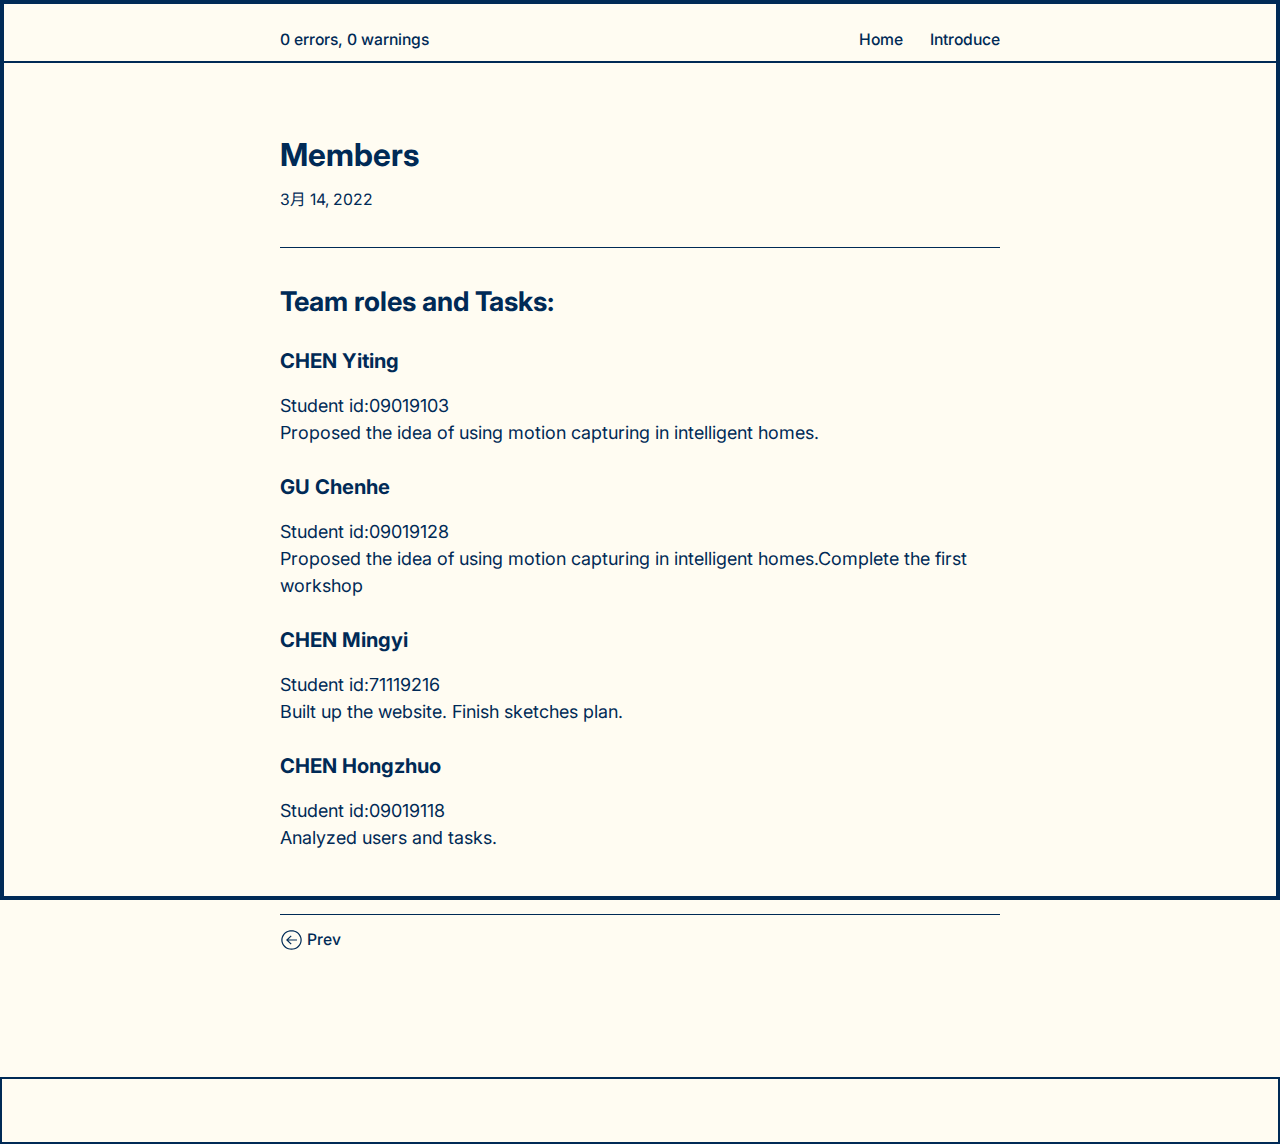
<file: 2022/03/14/HCI/index.html>
<!DOCTYPE html>
<html lang="zh-CN">
  <head>
    <meta charset="UTF-8">
<meta name="viewport"
      content="width=device-width, initial-scale=1.0, maximum-scale=1.0, minimum-scale=1.0">
<meta http-equiv="X-UA-Compatible" content="ie=edge">

    <meta name="author" content="John Doe">







<title>Members | 感知与人机交互展示</title>



    <link rel="icon" href="/favicon.ico">



<style>
    @import url('https://fonts.googleapis.com/css2?family=Inter:wght@300;400;500;600;700&family=Noto+Sans+SC:wght@300;400;500;700&family=Roboto+Mono&display=swap');
</style>



    <!-- stylesheets list from _config.yml -->
    
    <link rel="stylesheet" href="/css/style.css">
    




    <!-- scripts list from _config.yml -->
    
    <script src="/js/frame.js"></script>
    










  <meta name="generator" content="Hexo 6.1.0"></head>
  <body>
    <div class="mask-border">
    </div>

    <div class="wrapper">

      <div class="header">
  <div class="flex-container">
    <div class="header-inner">
      <div class="site-brand-container">
        <a href="/">
          
            0 errors, 0 warnings
          
        </a>
      </div>
      <div id="menu-btn" class="menu-btn" onclick="toggleMenu()">
        Menu
      </div>
      <nav class="site-nav">
        <ul class="menu-list">
          
            
              <li class="menu-item">
                <a href="/">Home</a>
              </li> 
                   
          
            
              <li class="menu-item">
                <a href="/archives/">Introduce</a>
              </li> 
                   
          
        </ul>
      </nav>
    </div>
  </div>
</div>


      <div class="main">
        <div class="flex-container">
          <article id="post">

  
    <div class="post-head">
    <div class="post-info">
        <div class="tag-list">
            
        </div>
        <div class="post-title">
            
            
                Members
            
            
        </div>
        <span class="post-date">
            3月 14, 2022
        </span>
    </div>
    <div class="post-img">
        
            <div class="h-line-primary"></div>
              
    </div>
</div>
    <div class="post-content">
    <h2 id="Team-roles-and-Tasks"><a href="#Team-roles-and-Tasks" class="headerlink" title="Team roles and Tasks:"></a>Team roles and Tasks:</h2><h3 id="CHEN-Yiting"><a href="#CHEN-Yiting" class="headerlink" title="CHEN Yiting"></a>CHEN Yiting</h3><p>Student id:09019103<br>Proposed the idea of using motion capturing in intelligent homes.</p>
<h3 id="GU-Chenhe"><a href="#GU-Chenhe" class="headerlink" title="GU Chenhe"></a>GU Chenhe</h3><p>Student id:09019128<br>Proposed the idea of using motion capturing in intelligent homes.Complete the first workshop</p>
<h3 id="CHEN-Mingyi"><a href="#CHEN-Mingyi" class="headerlink" title="CHEN Mingyi"></a>CHEN Mingyi</h3><p>Student id:71119216<br>Built up the website. Finish sketches plan.</p>
<h3 id="CHEN-Hongzhuo"><a href="#CHEN-Hongzhuo" class="headerlink" title="CHEN Hongzhuo"></a>CHEN Hongzhuo</h3><p>Student id:09019118<br>Analyzed users and tasks.</p>

</div> 

<script>
    window.onload = detectors();
</script>
    <div class="post-footer">
    <div class="h-line-primary"></div>
    <nav class="post-nav">
        <div class="prev-item">
           
                <div class="icon arrow-left"></div>
                <div class="post-link">
                    <a href="/2022/03/14/ProblemAndSolution/">Prev</a>
                </div>
            
        </div>
        <div class="next-item">
            
        </div>
    </nav>
</div>

    
      <div class="post-comment">

     

     
    
    

</div>
     
  
</article>
        </div>
      </div>
      
      <div class="footer">
    <div class="flex-container">
        <div class="footer-text">
            
            
                
        </div>
    </div>
</div>

    </div>

  </body>
</html>
</file>
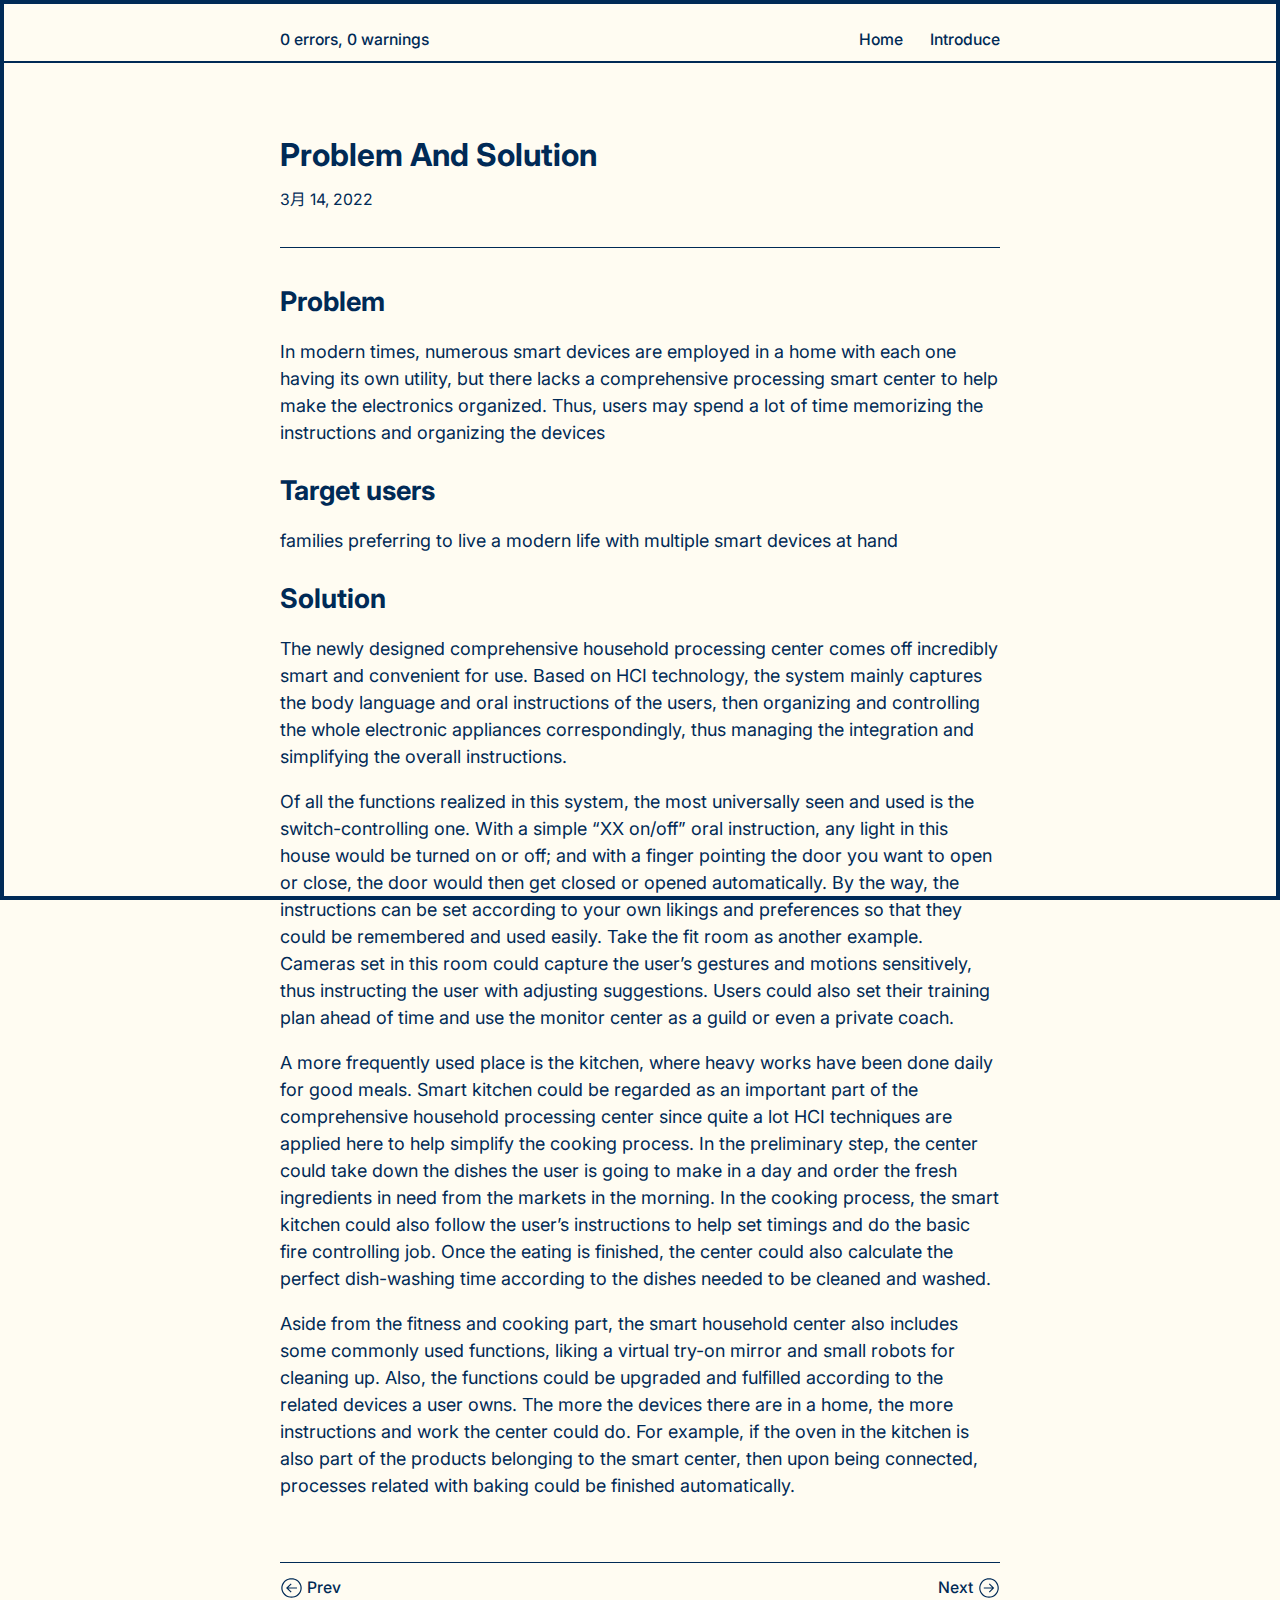
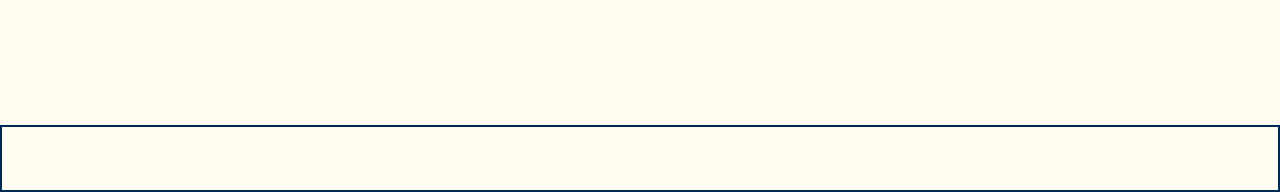
<file: 2022/03/14/ProblemAndSolution/index.html>
<!DOCTYPE html>
<html lang="zh-CN">
  <head>
    <meta charset="UTF-8">
<meta name="viewport"
      content="width=device-width, initial-scale=1.0, maximum-scale=1.0, minimum-scale=1.0">
<meta http-equiv="X-UA-Compatible" content="ie=edge">

    <meta name="author" content="John Doe">







<title>Problem And Solution | 感知与人机交互展示</title>



    <link rel="icon" href="/favicon.ico">



<style>
    @import url('https://fonts.googleapis.com/css2?family=Inter:wght@300;400;500;600;700&family=Noto+Sans+SC:wght@300;400;500;700&family=Roboto+Mono&display=swap');
</style>



    <!-- stylesheets list from _config.yml -->
    
    <link rel="stylesheet" href="/css/style.css">
    




    <!-- scripts list from _config.yml -->
    
    <script src="/js/frame.js"></script>
    










  <meta name="generator" content="Hexo 6.1.0"></head>
  <body>
    <div class="mask-border">
    </div>

    <div class="wrapper">

      <div class="header">
  <div class="flex-container">
    <div class="header-inner">
      <div class="site-brand-container">
        <a href="/">
          
            0 errors, 0 warnings
          
        </a>
      </div>
      <div id="menu-btn" class="menu-btn" onclick="toggleMenu()">
        Menu
      </div>
      <nav class="site-nav">
        <ul class="menu-list">
          
            
              <li class="menu-item">
                <a href="/">Home</a>
              </li> 
                   
          
            
              <li class="menu-item">
                <a href="/archives/">Introduce</a>
              </li> 
                   
          
        </ul>
      </nav>
    </div>
  </div>
</div>


      <div class="main">
        <div class="flex-container">
          <article id="post">

  
    <div class="post-head">
    <div class="post-info">
        <div class="tag-list">
            
        </div>
        <div class="post-title">
            
            
                Problem And Solution
            
            
        </div>
        <span class="post-date">
            3月 14, 2022
        </span>
    </div>
    <div class="post-img">
        
            <div class="h-line-primary"></div>
              
    </div>
</div>
    <div class="post-content">
    <h2 id="Problem"><a href="#Problem" class="headerlink" title="Problem"></a>Problem</h2><p>In modern times, numerous smart devices are employed in a home with each one having its own utility, but there lacks a comprehensive processing smart center to help make the electronics organized. Thus, users may spend a lot of time memorizing the instructions and organizing the devices</p>
<h2 id="Target-users"><a href="#Target-users" class="headerlink" title="Target users"></a>Target users</h2><p>families preferring to live a modern life with multiple smart devices at hand</p>
<h2 id="Solution"><a href="#Solution" class="headerlink" title="Solution"></a>Solution</h2><p>The newly designed comprehensive household processing center comes off incredibly smart and convenient for use. Based on HCI technology, the system mainly captures the body language and oral instructions of the users, then organizing and controlling the whole electronic appliances correspondingly, thus managing the integration and simplifying the overall instructions. </p>
<p>Of all the functions realized in this system, the most universally seen and used is the switch-controlling one. With a simple “XX on&#x2F;off” oral instruction, any light in this house would be turned on or off; and with a finger pointing the door you want to open or close, the door would then get closed or opened automatically. By the way, the instructions can be set according to your own likings and preferences so that they could be remembered and used easily. Take the fit room as another example. Cameras set in this room could capture the user’s gestures and motions sensitively, thus instructing the user with adjusting suggestions. Users could also set their training plan ahead of time and use the monitor center as a guild or even a private coach.</p>
<p>A more frequently used place is the kitchen, where heavy works have been done daily for good meals. Smart kitchen could be regarded as an important part of the comprehensive household processing center since quite a lot HCI techniques are applied here to help simplify the cooking process. In the preliminary step, the center could take down the dishes the user is going to make in a day and order the fresh ingredients in need from the markets in the morning. In the cooking process, the smart kitchen could also follow the user’s instructions to help set timings and do the basic fire controlling job. Once the eating is finished, the center could also calculate the perfect dish-washing time according to the dishes needed to be cleaned and washed. </p>
<p>Aside from the fitness and cooking part, the smart household center also includes some commonly used functions, liking a virtual try-on mirror and small robots for cleaning up. Also, the functions could be upgraded and fulfilled according to the related devices a user owns. The more the devices there are in a home, the more instructions and work the center could do. For example, if the oven in the kitchen is also part of the products belonging to the smart center, then upon being connected, processes related with baking could be finished automatically.</p>

</div> 

<script>
    window.onload = detectors();
</script>
    <div class="post-footer">
    <div class="h-line-primary"></div>
    <nav class="post-nav">
        <div class="prev-item">
           
                <div class="icon arrow-left"></div>
                <div class="post-link">
                    <a href="/2022/03/24/An%20IntelligAn%20Intelligent%20Hub%20to%20Organize%20Smart%20Devices%20in%20Our%20Homesent%20Hub%20to%20Organize%20Smart%20Devices%20in%20Our%20Homes/">Prev</a>
                </div>
            
        </div>
        <div class="next-item">
            
                <div class="icon arrow-right"></div>
                <div class="post-link">
                  <a href="/2022/03/14/HCI/">Next</a>  
                </div>  
            
        </div>
    </nav>
</div>

    
      <div class="post-comment">

     

     
    
    

</div>
     
  
</article>
        </div>
      </div>
      
      <div class="footer">
    <div class="flex-container">
        <div class="footer-text">
            
            
                
        </div>
    </div>
</div>

    </div>

  </body>
</html>
</file>
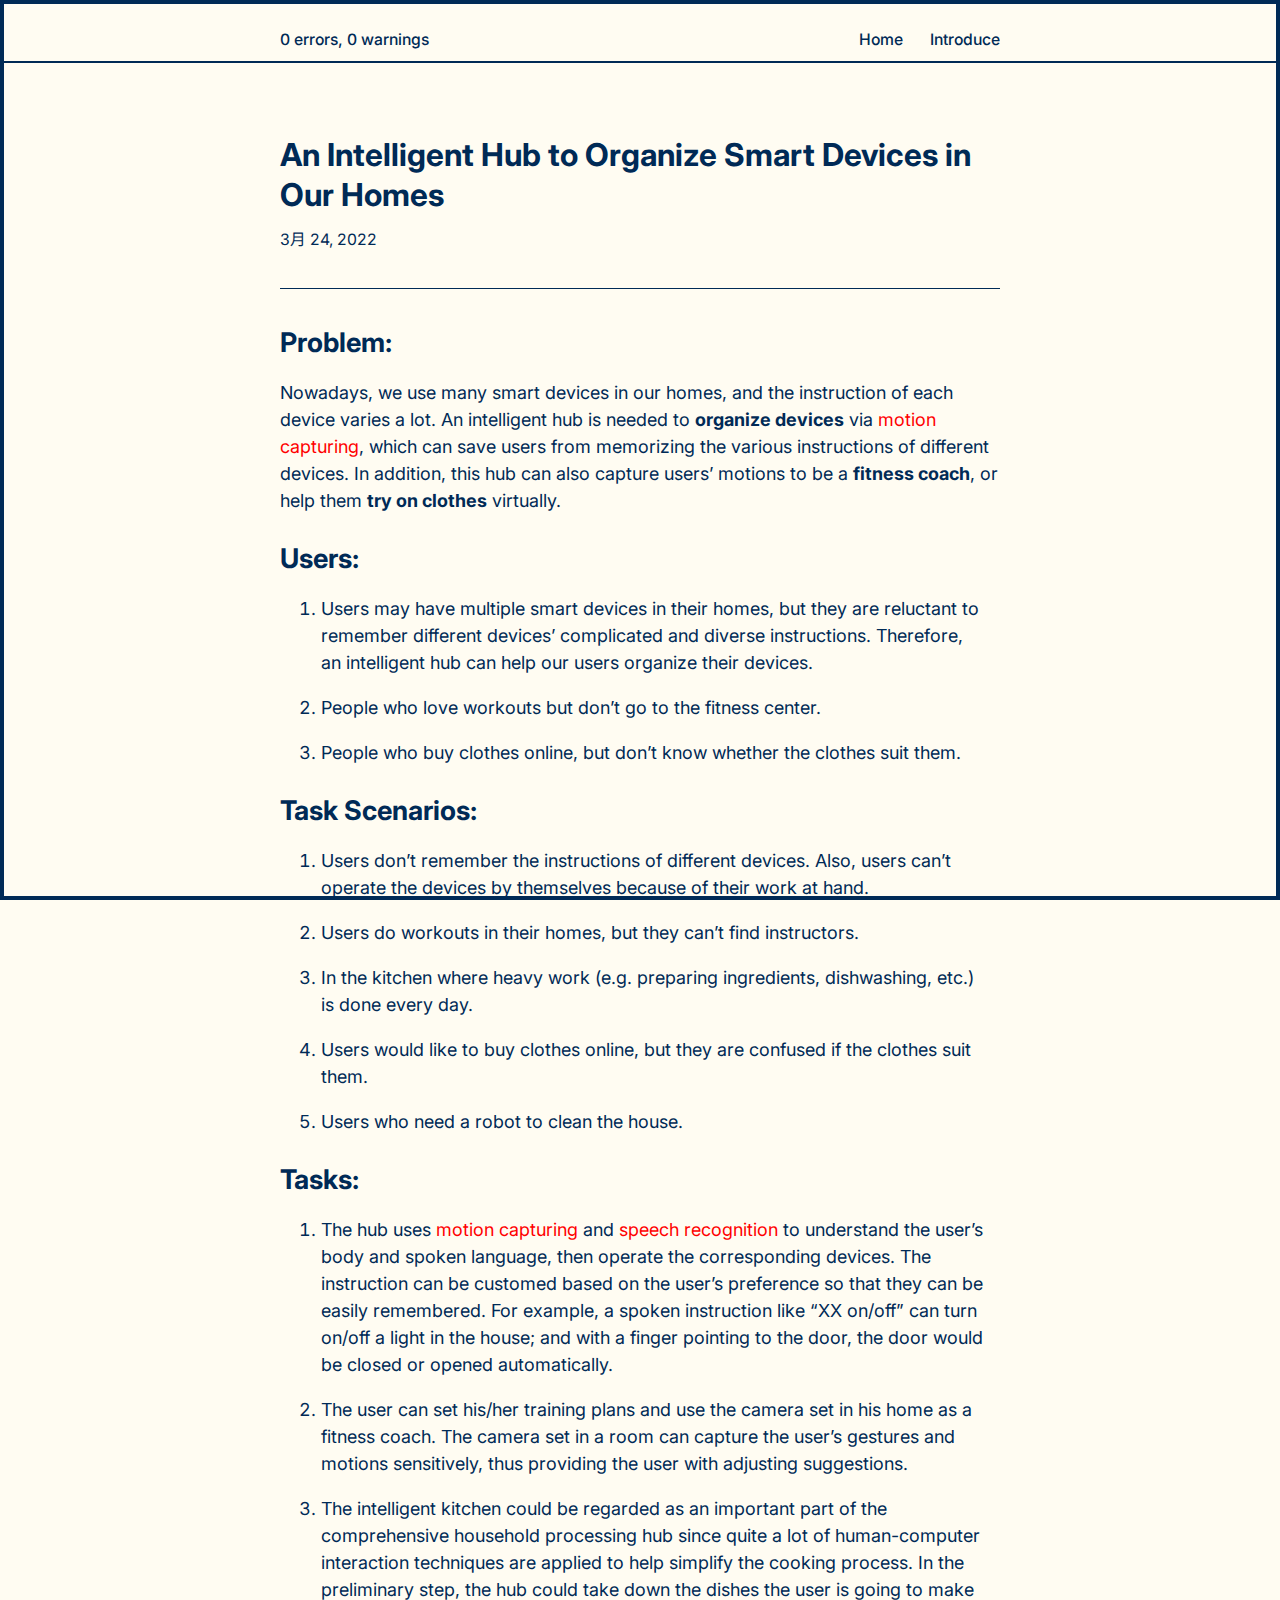
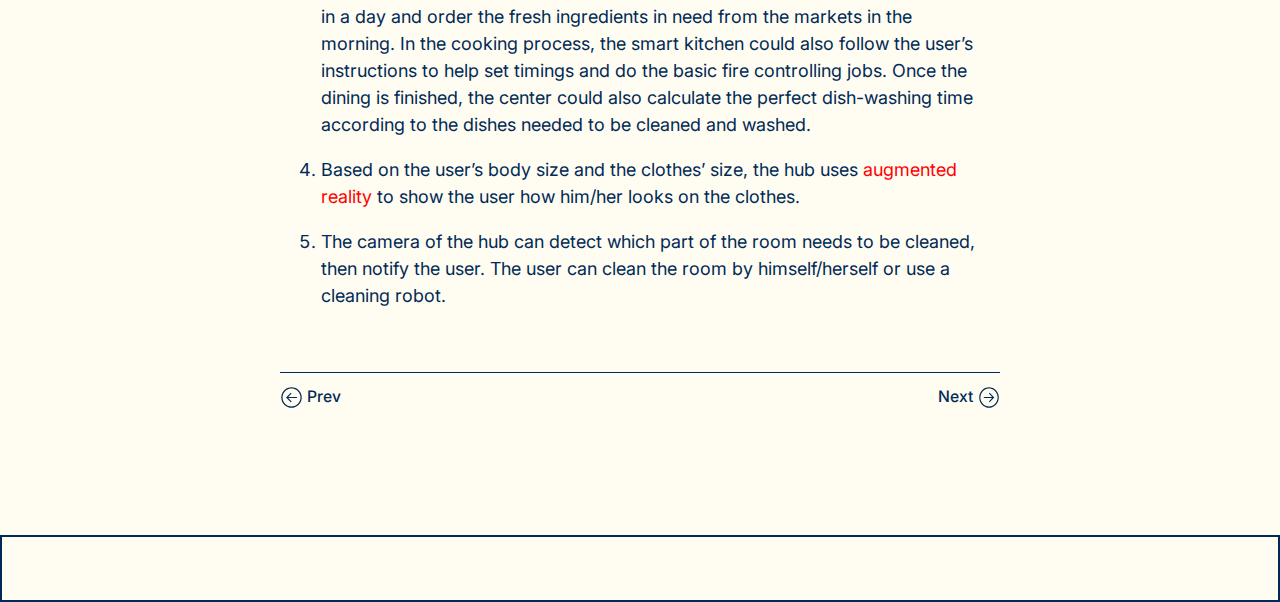
<file: 2022/03/24/An IntelligAn Intelligent Hub to Organize Smart Devices in Our Homesent Hub to Organize Smart Devices in Our Homes/index.html>
<!DOCTYPE html>
<html lang="zh-CN">
  <head>
    <meta charset="UTF-8">
<meta name="viewport"
      content="width=device-width, initial-scale=1.0, maximum-scale=1.0, minimum-scale=1.0">
<meta http-equiv="X-UA-Compatible" content="ie=edge">

    <meta name="author" content="John Doe">







<title>An Intelligent Hub to Organize Smart Devices in Our Homes | 感知与人机交互展示</title>



    <link rel="icon" href="/favicon.ico">



<style>
    @import url('https://fonts.googleapis.com/css2?family=Inter:wght@300;400;500;600;700&family=Noto+Sans+SC:wght@300;400;500;700&family=Roboto+Mono&display=swap');
</style>



    <!-- stylesheets list from _config.yml -->
    
    <link rel="stylesheet" href="/css/style.css">
    




    <!-- scripts list from _config.yml -->
    
    <script src="/js/frame.js"></script>
    










  <meta name="generator" content="Hexo 6.1.0"></head>
  <body>
    <div class="mask-border">
    </div>

    <div class="wrapper">

      <div class="header">
  <div class="flex-container">
    <div class="header-inner">
      <div class="site-brand-container">
        <a href="/">
          
            0 errors, 0 warnings
          
        </a>
      </div>
      <div id="menu-btn" class="menu-btn" onclick="toggleMenu()">
        Menu
      </div>
      <nav class="site-nav">
        <ul class="menu-list">
          
            
              <li class="menu-item">
                <a href="/">Home</a>
              </li> 
                   
          
            
              <li class="menu-item">
                <a href="/archives/">Introduce</a>
              </li> 
                   
          
        </ul>
      </nav>
    </div>
  </div>
</div>


      <div class="main">
        <div class="flex-container">
          <article id="post">

  
    <div class="post-head">
    <div class="post-info">
        <div class="tag-list">
            
        </div>
        <div class="post-title">
            
            
                An Intelligent Hub to Organize Smart Devices in Our Homes
            
            
        </div>
        <span class="post-date">
            3月 24, 2022
        </span>
    </div>
    <div class="post-img">
        
            <div class="h-line-primary"></div>
              
    </div>
</div>
    <div class="post-content">
    <h2 id="Problem"><a href="#Problem" class="headerlink" title="Problem:"></a>Problem:</h2><p>Nowadays, we use many smart devices in our homes, and the instruction of each device varies a lot. An intelligent hub is needed to <strong>organize devices</strong> via <font color="#FF0000">motion capturing</font>, which can save users from memorizing the various instructions of different devices. In addition, this hub can also capture users’ motions to be a <strong>fitness coach</strong>, or help them <strong>try on clothes</strong> virtually.</p>
<h2 id="Users"><a href="#Users" class="headerlink" title="Users:"></a>Users:</h2><ol>
<li><p>Users may have multiple smart devices in their homes, but they are reluctant to remember different devices’ complicated and diverse instructions. Therefore, an intelligent hub can help our users organize their devices.</p>
</li>
<li><p>People who love workouts but don’t go to the fitness center.</p>
</li>
<li><p>People who buy clothes online, but don’t know whether the clothes suit them.</p>
</li>
</ol>
<h2 id="Task-Scenarios"><a href="#Task-Scenarios" class="headerlink" title="Task Scenarios:"></a>Task Scenarios:</h2><ol>
<li><p>Users don’t remember the instructions of different devices. Also, users can’t operate the devices by themselves because of their work at hand.</p>
</li>
<li><p>Users do workouts in their homes, but they can’t find instructors.</p>
</li>
<li><p>In the kitchen where heavy work (e.g. preparing ingredients, dishwashing, etc.) is done every day.</p>
</li>
<li><p>Users would like to buy clothes online, but they are confused if the clothes suit them.</p>
</li>
<li><p>Users who need a robot to clean the house.</p>
</li>
</ol>
<h2 id="Tasks"><a href="#Tasks" class="headerlink" title="Tasks:"></a>Tasks:</h2><ol>
<li><p>The hub uses <font color="#FF0000">motion capturing</font> and <font color="#FF0000">speech recognition</font> to understand the user’s body and spoken language, then operate the corresponding devices. The instruction can be customed based on the user’s preference so that they can be easily remembered. For example, a spoken instruction like “XX on&#x2F;off” can turn on&#x2F;off a light in the house; and with a finger pointing to the door, the door would be closed or opened automatically.</p>
</li>
<li><p>The user can set his&#x2F;her training plans and use the camera set in his home as a fitness coach. The camera set in a room can capture the user’s gestures and motions sensitively, thus providing the user with adjusting suggestions.</p>
</li>
<li><p>The intelligent kitchen could be regarded as an important part of the comprehensive household processing hub since quite a lot of human-computer interaction techniques are applied to help simplify the cooking process. In the preliminary step, the hub could take down the dishes the user is going to make in a day and order the fresh ingredients in need from the markets in the morning. In the cooking process, the smart kitchen could also follow the user’s instructions to help set timings and do the basic fire controlling jobs. Once the dining is finished, the center could also calculate the perfect dish-washing time according to the dishes needed to be cleaned and washed.</p>
</li>
<li><p>Based on the user’s body size and the clothes’ size, the hub uses <font color="#FF0000">augmented reality</font> to show the user how him&#x2F;her looks on the clothes.</p>
</li>
<li><p>The camera of the hub can detect which part of the room needs to be cleaned, then notify the user. The user can clean the room by himself&#x2F;herself or use a cleaning robot.</p>
</li>
</ol>

</div> 

<script>
    window.onload = detectors();
</script>
    <div class="post-footer">
    <div class="h-line-primary"></div>
    <nav class="post-nav">
        <div class="prev-item">
           
                <div class="icon arrow-left"></div>
                <div class="post-link">
                    <a href="/2022/04/17/sketch/">Prev</a>
                </div>
            
        </div>
        <div class="next-item">
            
                <div class="icon arrow-right"></div>
                <div class="post-link">
                  <a href="/2022/03/14/ProblemAndSolution/">Next</a>  
                </div>  
            
        </div>
    </nav>
</div>

    
      <div class="post-comment">

     

     
    
    

</div>
     
  
</article>
        </div>
      </div>
      
      <div class="footer">
    <div class="flex-container">
        <div class="footer-text">
            
            
                
        </div>
    </div>
</div>

    </div>

  </body>
</html>
</file>
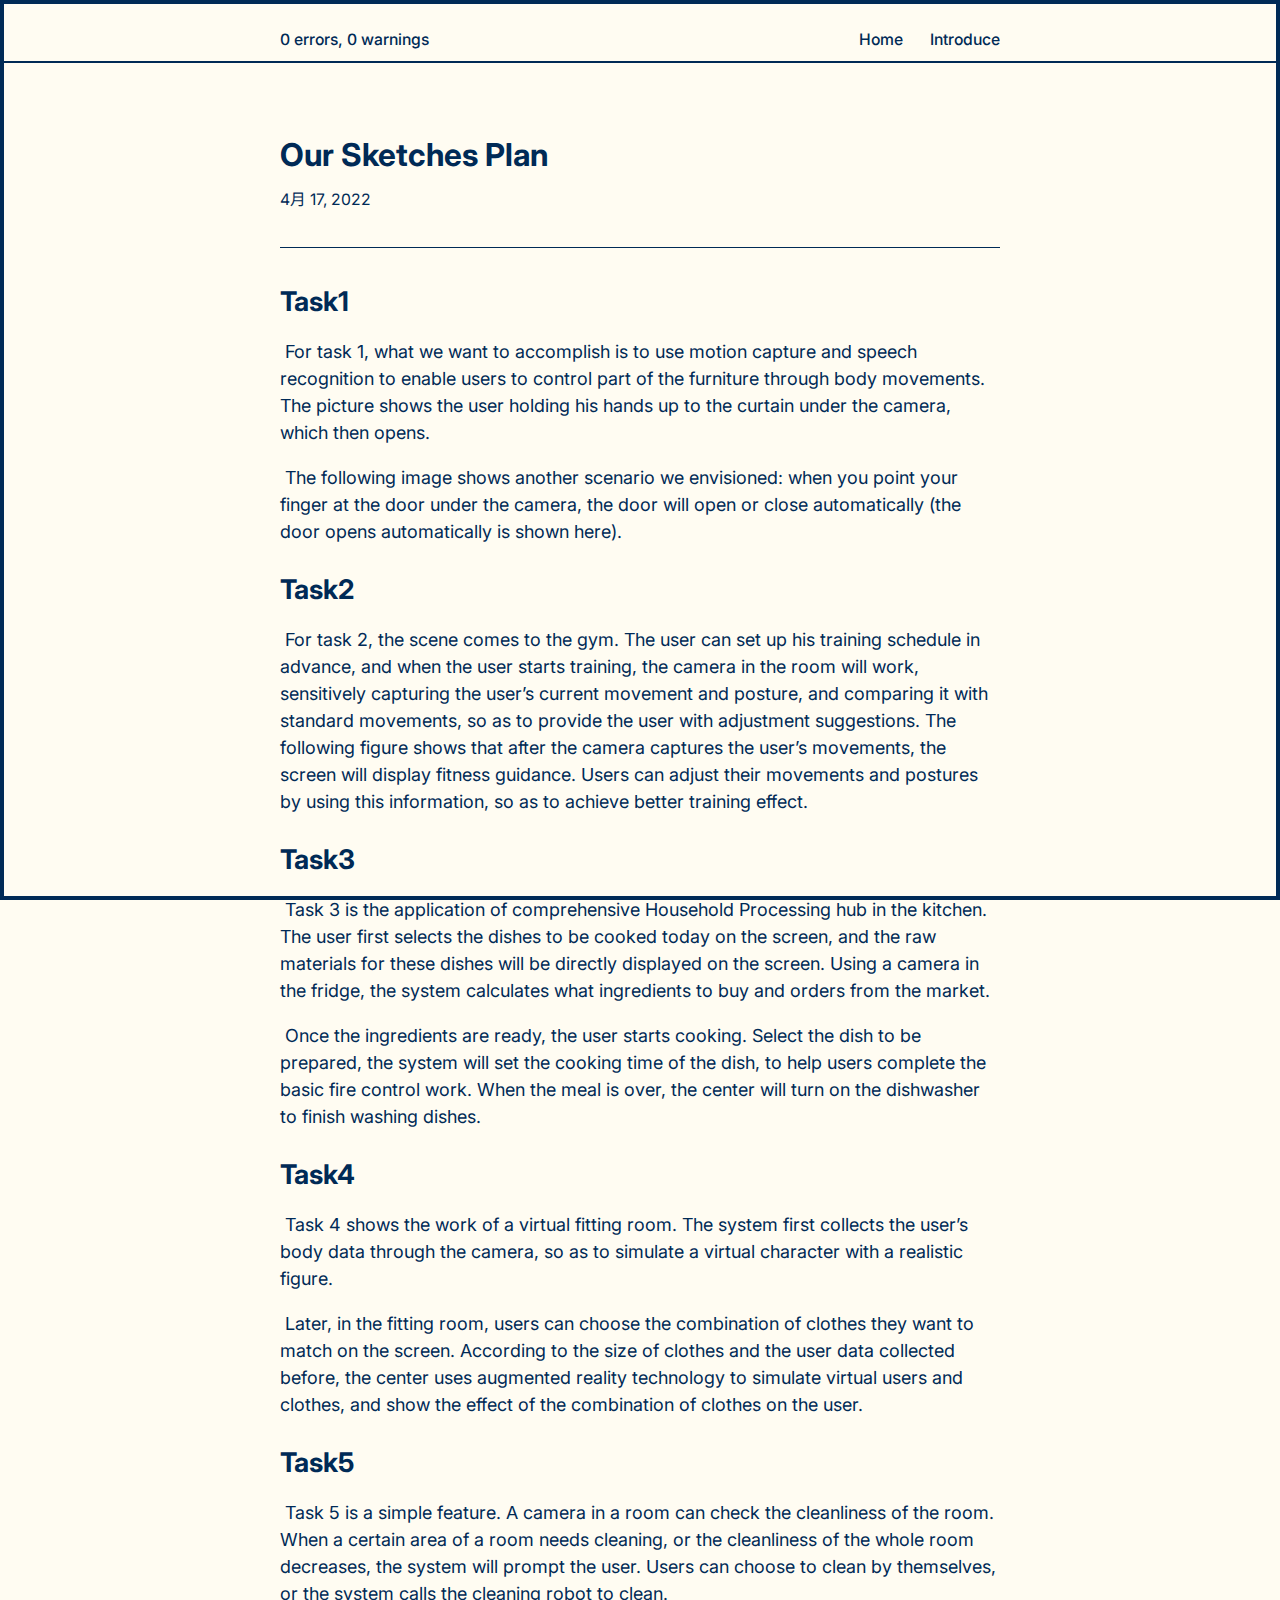
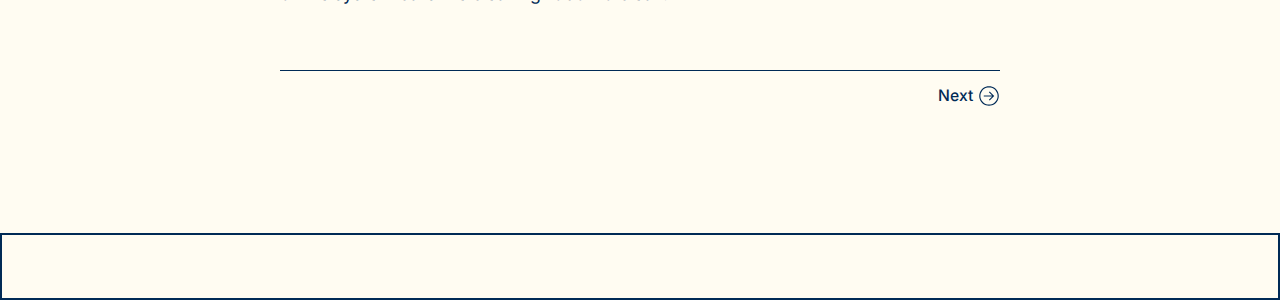
<file: 2022/04/17/OurSketchesPlan/index.html>
<!DOCTYPE html>
<html lang="zh-CN">
  <head>
    <meta charset="UTF-8">
<meta name="viewport"
      content="width=device-width, initial-scale=1.0, maximum-scale=1.0, minimum-scale=1.0">
<meta http-equiv="X-UA-Compatible" content="ie=edge">

    <meta name="author" content="John Doe">







<title>Our Sketches Plan | 感知与人机交互展示</title>



    <link rel="icon" href="/favicon.ico">



<style>
    @import url('https://fonts.googleapis.com/css2?family=Inter:wght@300;400;500;600;700&family=Noto+Sans+SC:wght@300;400;500;700&family=Roboto+Mono&display=swap');
</style>



    <!-- stylesheets list from _config.yml -->
    
    <link rel="stylesheet" href="/css/style.css">
    




    <!-- scripts list from _config.yml -->
    
    <script src="/js/frame.js"></script>
    










  <meta name="generator" content="Hexo 6.1.0"></head>
  <body>
    <div class="mask-border">
    </div>

    <div class="wrapper">

      <div class="header">
  <div class="flex-container">
    <div class="header-inner">
      <div class="site-brand-container">
        <a href="/">
          
            0 errors, 0 warnings
          
        </a>
      </div>
      <div id="menu-btn" class="menu-btn" onclick="toggleMenu()">
        Menu
      </div>
      <nav class="site-nav">
        <ul class="menu-list">
          
            
              <li class="menu-item">
                <a href="/">Home</a>
              </li> 
                   
          
            
              <li class="menu-item">
                <a href="/archives/">Introduce</a>
              </li> 
                   
          
        </ul>
      </nav>
    </div>
  </div>
</div>


      <div class="main">
        <div class="flex-container">
          <article id="post">

  
    <div class="post-head">
    <div class="post-info">
        <div class="tag-list">
            
        </div>
        <div class="post-title">
            
            
                Our Sketches Plan
            
            
        </div>
        <span class="post-date">
            4月 17, 2022
        </span>
    </div>
    <div class="post-img">
        
            <div class="h-line-primary"></div>
              
    </div>
</div>
    <div class="post-content">
    <h2 id="Task1"><a href="#Task1" class="headerlink" title="Task1"></a>Task1</h2><p>​	For task 1, what we want to accomplish is to use motion capture and speech recognition to enable users to control part of the furniture through body movements. The picture shows the user holding his hands up to the curtain under the camera, which then opens.</p>
<p>​	The following image shows another scenario we envisioned: when you point your finger at the door under the camera, the door will open or close automatically (the door opens automatically is shown here).</p>
<h2 id="Task2"><a href="#Task2" class="headerlink" title="Task2"></a>Task2</h2><p>​	For task 2, the scene comes to the gym. The user can set up his training schedule in advance, and when the user starts training, the camera in the room will work, sensitively capturing the user’s current movement and posture, and comparing it with standard movements, so as to provide the user with adjustment suggestions. The following figure shows that after the camera captures the user’s movements, the screen will display fitness guidance. Users can adjust their movements and postures by using this information, so as to achieve better training effect.</p>
<h2 id="Task3"><a href="#Task3" class="headerlink" title="Task3"></a>Task3</h2><p>​	Task 3 is the application of comprehensive Household Processing hub in the kitchen. The user first selects the dishes to be cooked today on the screen, and the raw materials for these dishes will be directly displayed on the screen. Using a camera in the fridge, the system calculates what ingredients to buy and orders from the market.</p>
<p>​	Once the ingredients are ready, the user starts cooking. Select the dish to be prepared, the system will set the cooking time of the dish, to help users complete the basic fire control work. When the meal is over, the center will turn on the dishwasher to finish washing dishes.</p>
<h2 id="Task4"><a href="#Task4" class="headerlink" title="Task4"></a>Task4</h2><p>​	Task 4 shows the work of a virtual fitting room. The system first collects the user’s body data through the camera, so as to simulate a virtual character with a realistic figure.</p>
<p>​	Later, in the fitting room, users can choose the combination of clothes they want to match on the screen. According to the size of clothes and the user data collected before, the center uses augmented reality technology to simulate virtual users and clothes, and show the effect of the combination of clothes on the user.</p>
<h2 id="Task5"><a href="#Task5" class="headerlink" title="Task5"></a>Task5</h2><p>​	Task 5 is a simple feature. A camera in a room can check the cleanliness of the room. When a certain area of a room needs cleaning, or the cleanliness of the whole room decreases, the system will prompt the user. Users can choose to clean by themselves, or the system calls the cleaning robot to clean.</p>

</div> 

<script>
    window.onload = detectors();
</script>
    <div class="post-footer">
    <div class="h-line-primary"></div>
    <nav class="post-nav">
        <div class="prev-item">
           
        </div>
        <div class="next-item">
            
                <div class="icon arrow-right"></div>
                <div class="post-link">
                  <a href="/2022/03/24/An%20IntelligAn%20Intelligent%20Hub%20to%20Organize%20Smart%20Devices%20in%20Our%20Homesent%20Hub%20to%20Organize%20Smart%20Devices%20in%20Our%20Homes/">Next</a>  
                </div>  
            
        </div>
    </nav>
</div>

    
      <div class="post-comment">

     

     
    
    

</div>
     
  
</article>
        </div>
      </div>
      
      <div class="footer">
    <div class="flex-container">
        <div class="footer-text">
            
            
                
        </div>
    </div>
</div>

    </div>

  </body>
</html>
</file>
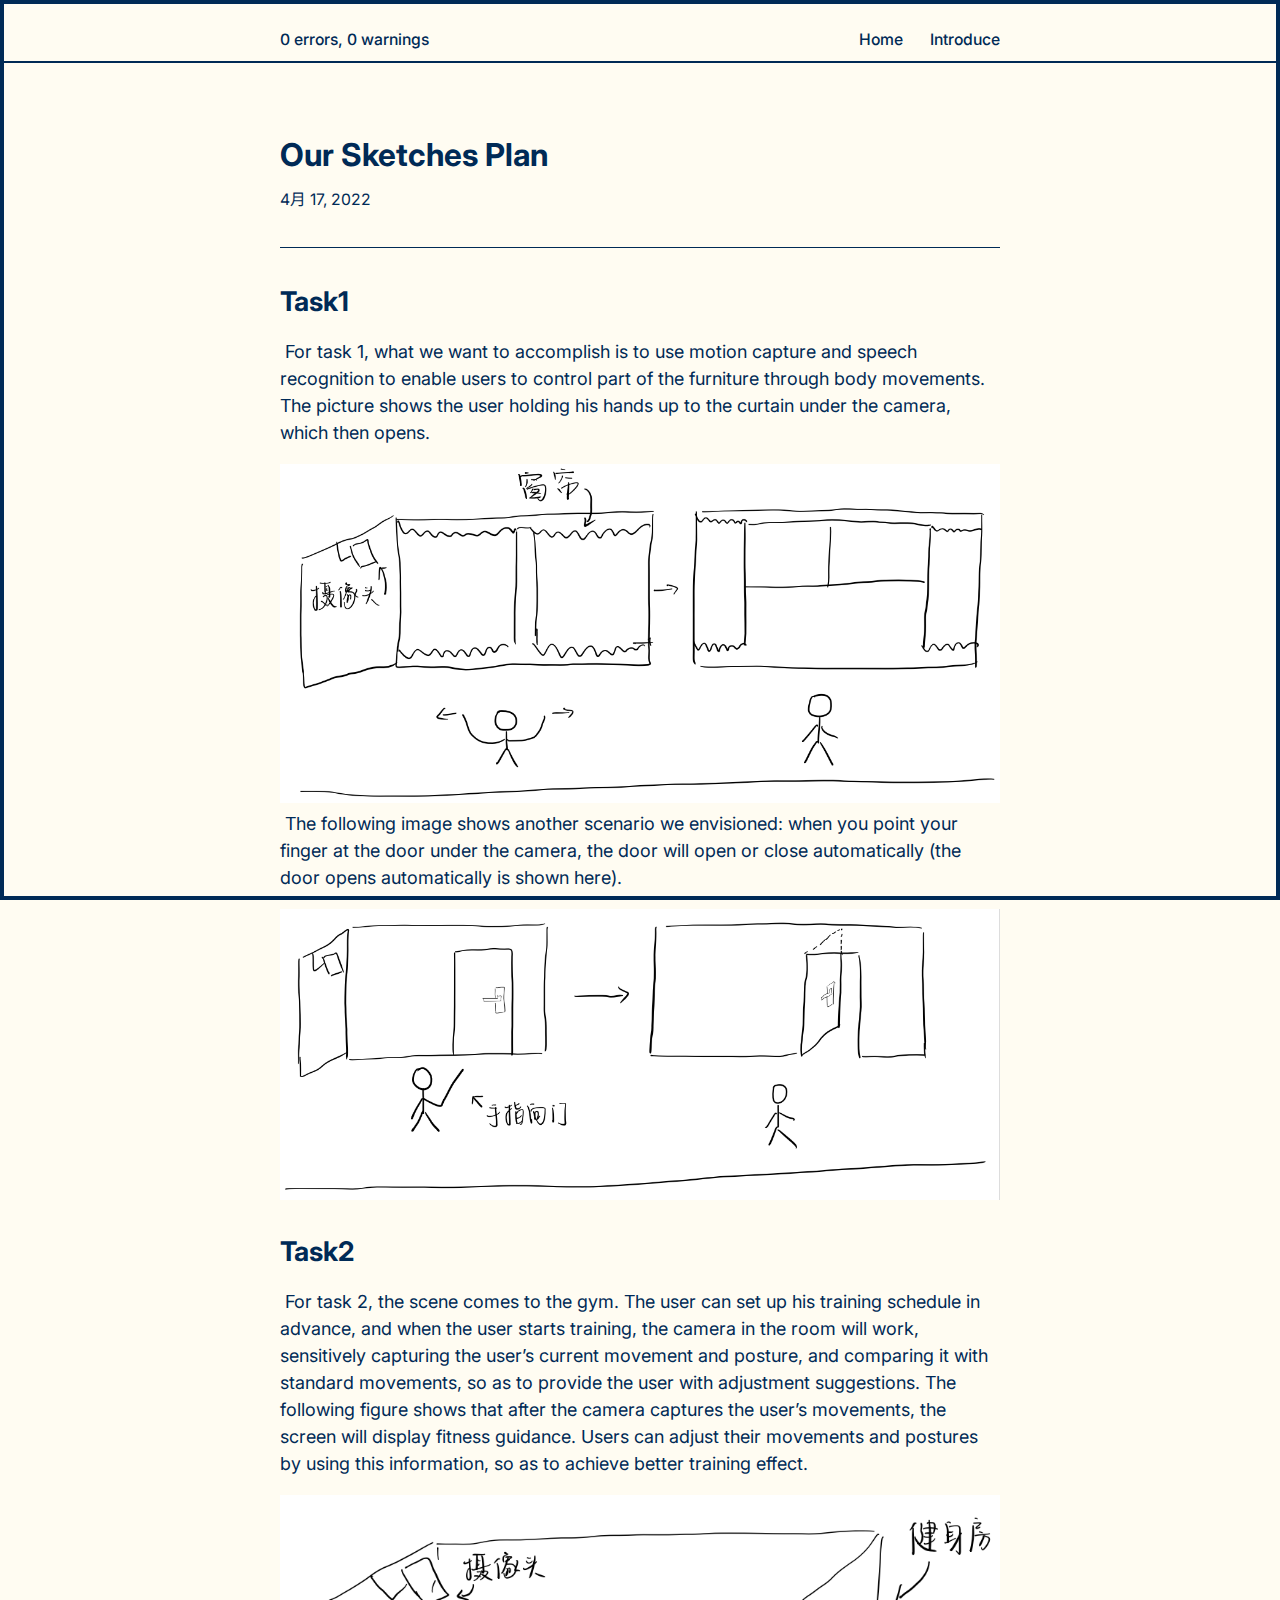
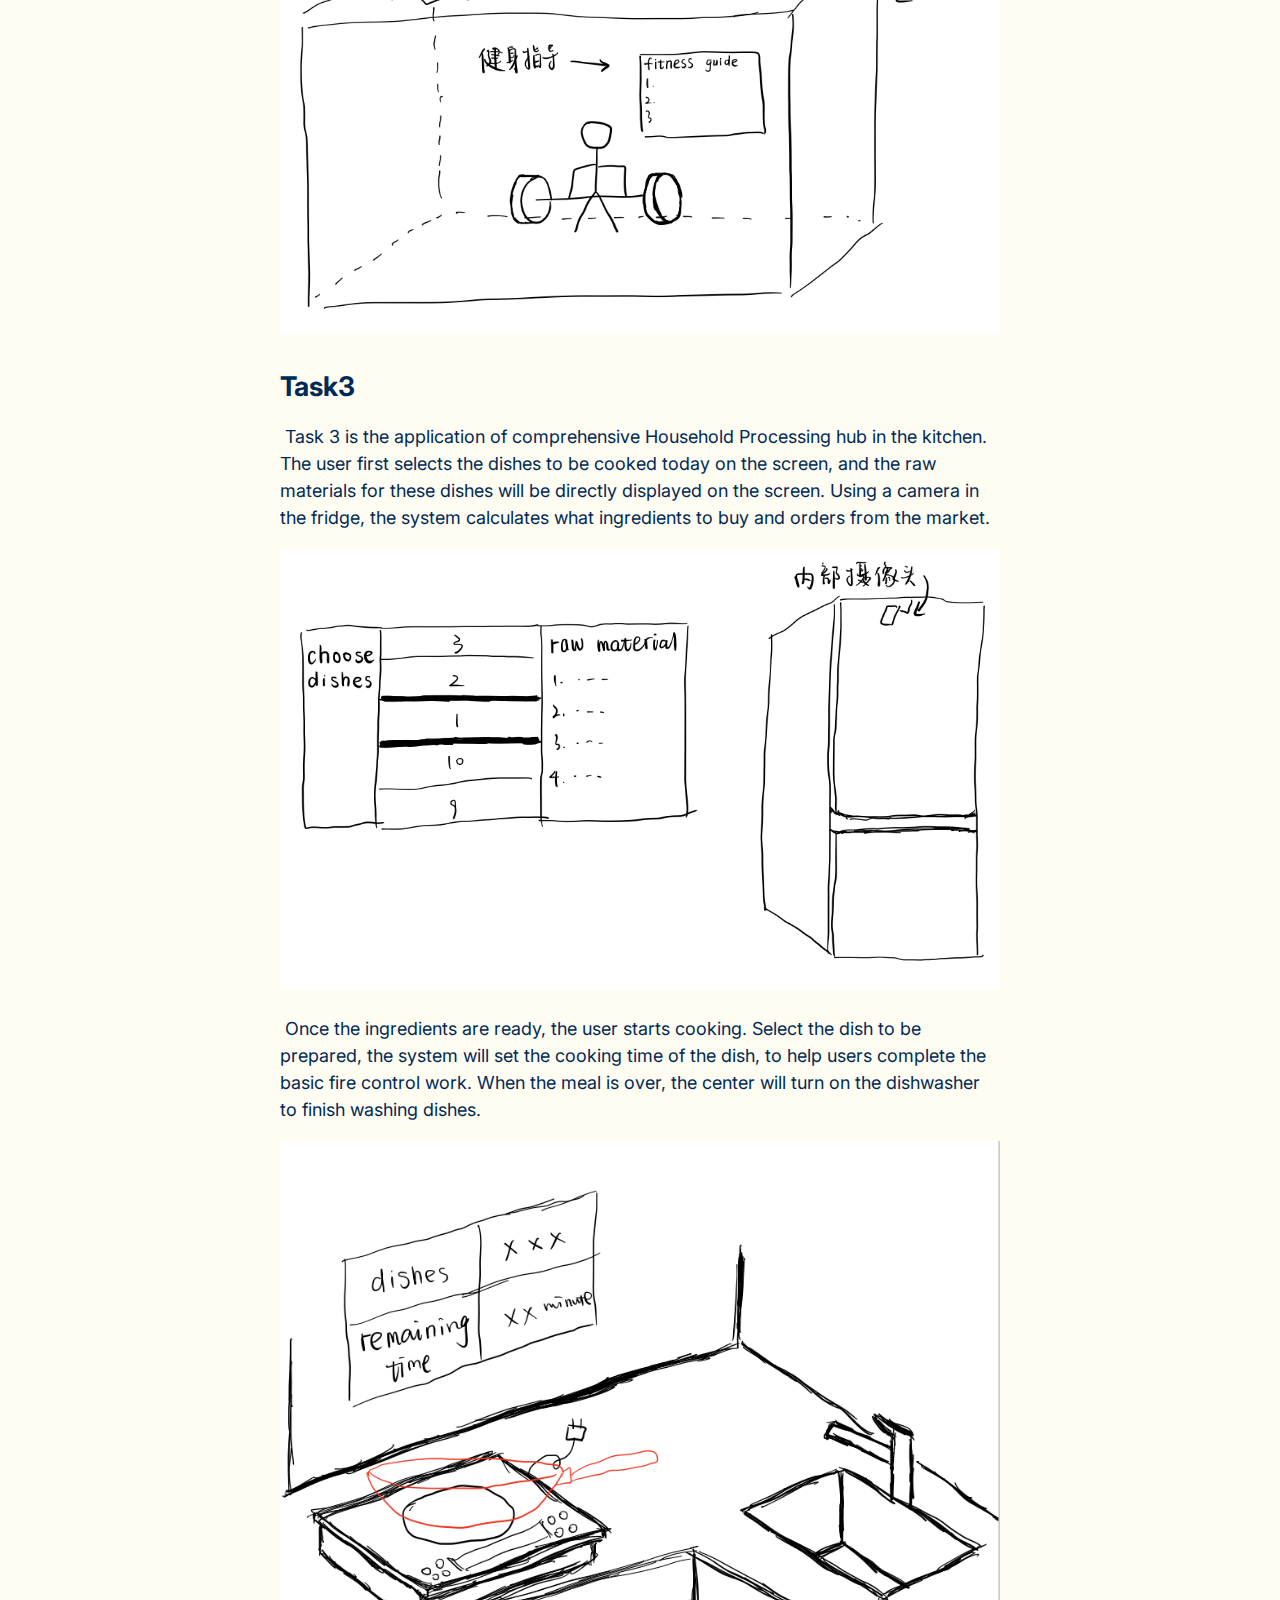
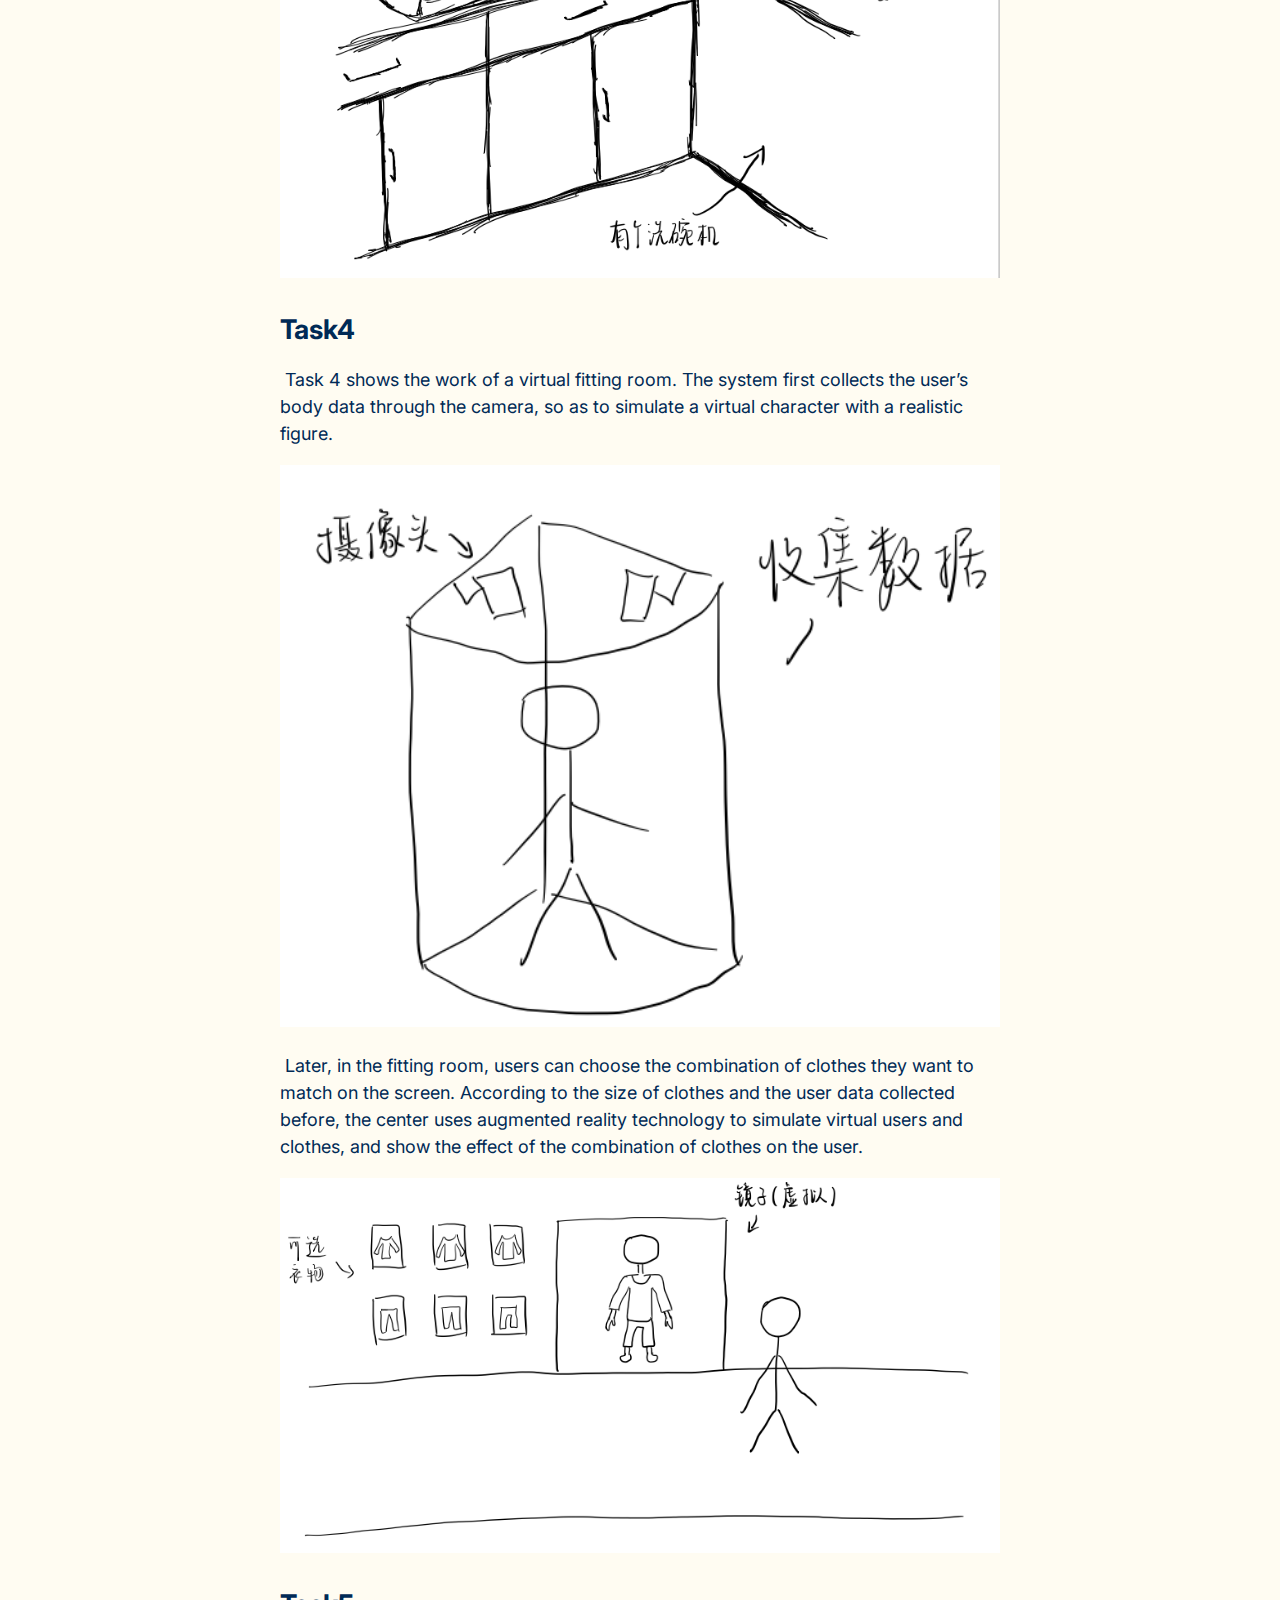
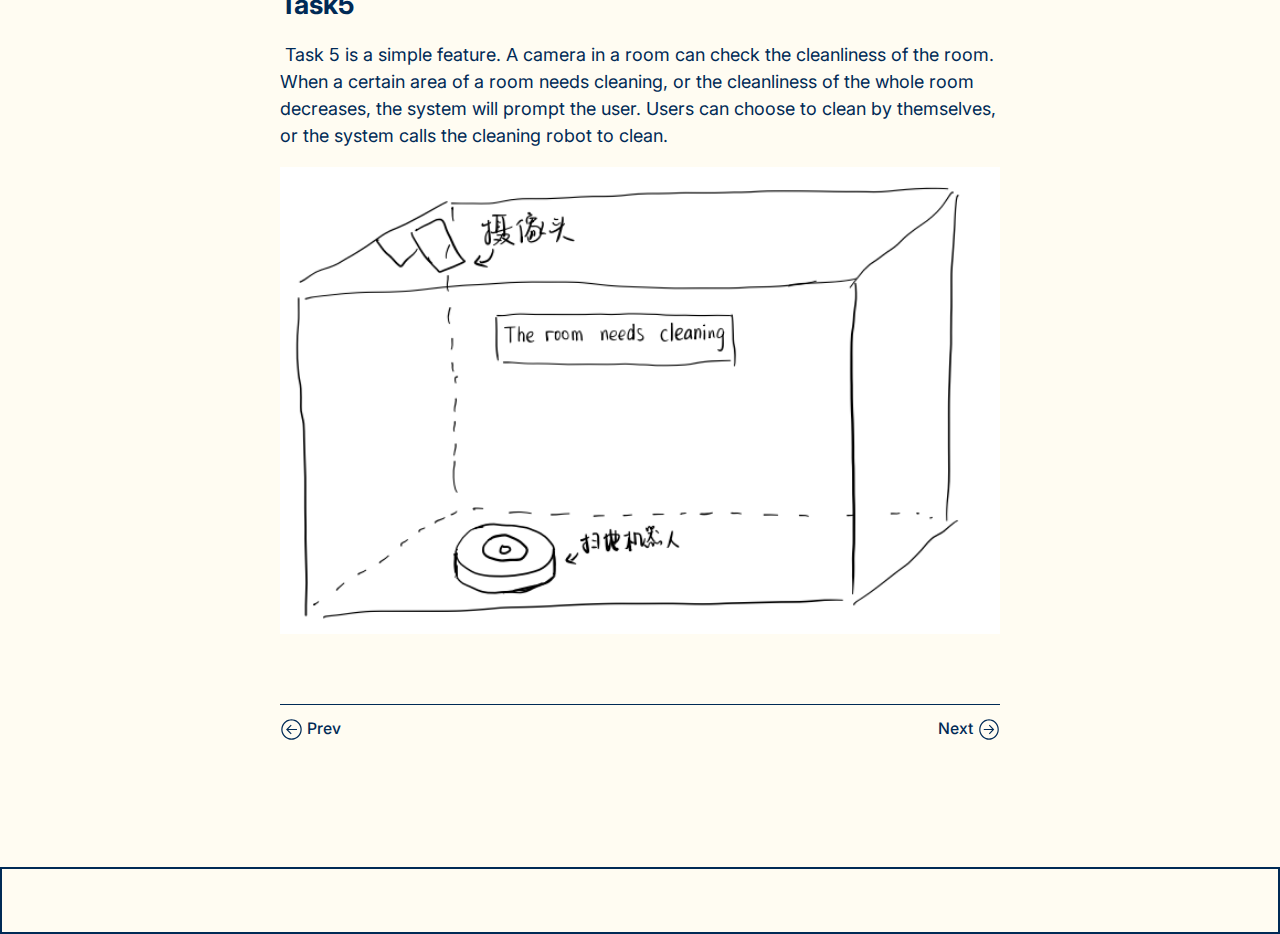
<file: 2022/04/17/sketch/index.html>
<!DOCTYPE html>
<html lang="zh-CN">
  <head>
    <meta charset="UTF-8">
<meta name="viewport"
      content="width=device-width, initial-scale=1.0, maximum-scale=1.0, minimum-scale=1.0">
<meta http-equiv="X-UA-Compatible" content="ie=edge">

    <meta name="author" content="John Doe">







<title>Our Sketches Plan | 感知与人机交互展示</title>



    <link rel="icon" href="/favicon.ico">



<style>
    @import url('https://fonts.googleapis.com/css2?family=Inter:wght@300;400;500;600;700&family=Noto+Sans+SC:wght@300;400;500;700&family=Roboto+Mono&display=swap');
</style>



    <!-- stylesheets list from _config.yml -->
    
    <link rel="stylesheet" href="/css/style.css">
    




    <!-- scripts list from _config.yml -->
    
    <script src="/js/frame.js"></script>
    










  <meta name="generator" content="Hexo 6.1.0"></head>
  <body>
    <div class="mask-border">
    </div>

    <div class="wrapper">

      <div class="header">
  <div class="flex-container">
    <div class="header-inner">
      <div class="site-brand-container">
        <a href="/">
          
            0 errors, 0 warnings
          
        </a>
      </div>
      <div id="menu-btn" class="menu-btn" onclick="toggleMenu()">
        Menu
      </div>
      <nav class="site-nav">
        <ul class="menu-list">
          
            
              <li class="menu-item">
                <a href="/">Home</a>
              </li> 
                   
          
            
              <li class="menu-item">
                <a href="/archives/">Introduce</a>
              </li> 
                   
          
        </ul>
      </nav>
    </div>
  </div>
</div>


      <div class="main">
        <div class="flex-container">
          <article id="post">

  
    <div class="post-head">
    <div class="post-info">
        <div class="tag-list">
            
        </div>
        <div class="post-title">
            
            
                Our Sketches Plan
            
            
        </div>
        <span class="post-date">
            4月 17, 2022
        </span>
    </div>
    <div class="post-img">
        
            <div class="h-line-primary"></div>
              
    </div>
</div>
    <div class="post-content">
    <h2 id="Task1"><a href="#Task1" class="headerlink" title="Task1"></a>Task1</h2><p>​	    For task 1, what we want to accomplish is to use motion capture and speech recognition to enable users to control part of the furniture through body movements. The picture shows the user holding his hands up to the curtain under the camera, which then opens.</p>
<p><img src="/2022/04/17/sketch/1.png" alt="1"><br>​	    The following image shows another scenario we envisioned: when you point your finger at the door under the camera, the door will open or close automatically (the door opens automatically is shown here).</p>
<p><img src="/2022/04/17/sketch/2.png" alt="2"></p>
<h2 id="Task2"><a href="#Task2" class="headerlink" title="Task2"></a>Task2</h2><p>​	    For task 2, the scene comes to the gym. The user can set up his training schedule in advance, and when the user starts training, the camera in the room will work, sensitively capturing the user’s current movement and posture, and comparing it with standard movements, so as to provide the user with adjustment suggestions. The following figure shows that after the camera captures the user’s movements, the screen will display fitness guidance. Users can adjust their movements and postures by using this information, so as to achieve better training effect.</p>
<p><img src="/2022/04/17/sketch/3.png" alt="3"></p>
<h2 id="Task3"><a href="#Task3" class="headerlink" title="Task3"></a>Task3</h2><p>​	    Task 3 is the application of comprehensive Household Processing hub in the kitchen. The user first selects the dishes to be cooked today on the screen, and the raw materials for these dishes will be directly displayed on the screen. Using a camera in the fridge, the system calculates what ingredients to buy and orders from the market.</p>
<p><img src="/2022/04/17/sketch/4.png" alt="4"></p>
<p>​	    Once the ingredients are ready, the user starts cooking. Select the dish to be prepared, the system will set the cooking time of the dish, to help users complete the basic fire control work. When the meal is over, the center will turn on the dishwasher to finish washing dishes.</p>
<p><img src="/2022/04/17/sketch/5.png" alt="image-20220417113030563"></p>
<h2 id="Task4"><a href="#Task4" class="headerlink" title="Task4"></a>Task4</h2><p>​	    Task 4 shows the work of a virtual fitting room. The system first collects the user’s body data through the camera, so as to simulate a virtual character with a realistic figure.</p>
<p><img src="/2022/04/17/sketch/6.png" alt="image-20220417113331126"></p>
<p>​	    Later, in the fitting room, users can choose the combination of clothes they want to match on the screen. According to the size of clothes and the user data collected before, the center uses augmented reality technology to simulate virtual users and clothes, and show the effect of the combination of clothes on the user.</p>
<p><img src="/2022/04/17/sketch/7.png" alt="image-20220417113505705"></p>
<h2 id="Task5"><a href="#Task5" class="headerlink" title="Task5"></a>Task5</h2><p>​	    Task 5 is a simple feature. A camera in a room can check the cleanliness of the room. When a certain area of a room needs cleaning, or the cleanliness of the whole room decreases, the system will prompt the user. Users can choose to clean by themselves, or the system calls the cleaning robot to clean.</p>
<p><img src="/2022/04/17/sketch/8.png" alt="image-20220417113913934"></p>

</div> 

<script>
    window.onload = detectors();
</script>
    <div class="post-footer">
    <div class="h-line-primary"></div>
    <nav class="post-nav">
        <div class="prev-item">
           
                <div class="icon arrow-left"></div>
                <div class="post-link">
                    <a href="/2022/04/28/User-Testing/">Prev</a>
                </div>
            
        </div>
        <div class="next-item">
            
                <div class="icon arrow-right"></div>
                <div class="post-link">
                  <a href="/2022/03/24/An%20IntelligAn%20Intelligent%20Hub%20to%20Organize%20Smart%20Devices%20in%20Our%20Homesent%20Hub%20to%20Organize%20Smart%20Devices%20in%20Our%20Homes/">Next</a>  
                </div>  
            
        </div>
    </nav>
</div>

    
      <div class="post-comment">

     

     
    
    

</div>
     
  
</article>
        </div>
      </div>
      
      <div class="footer">
    <div class="flex-container">
        <div class="footer-text">
            
            
                
        </div>
    </div>
</div>

    </div>

  </body>
</html>
</file>
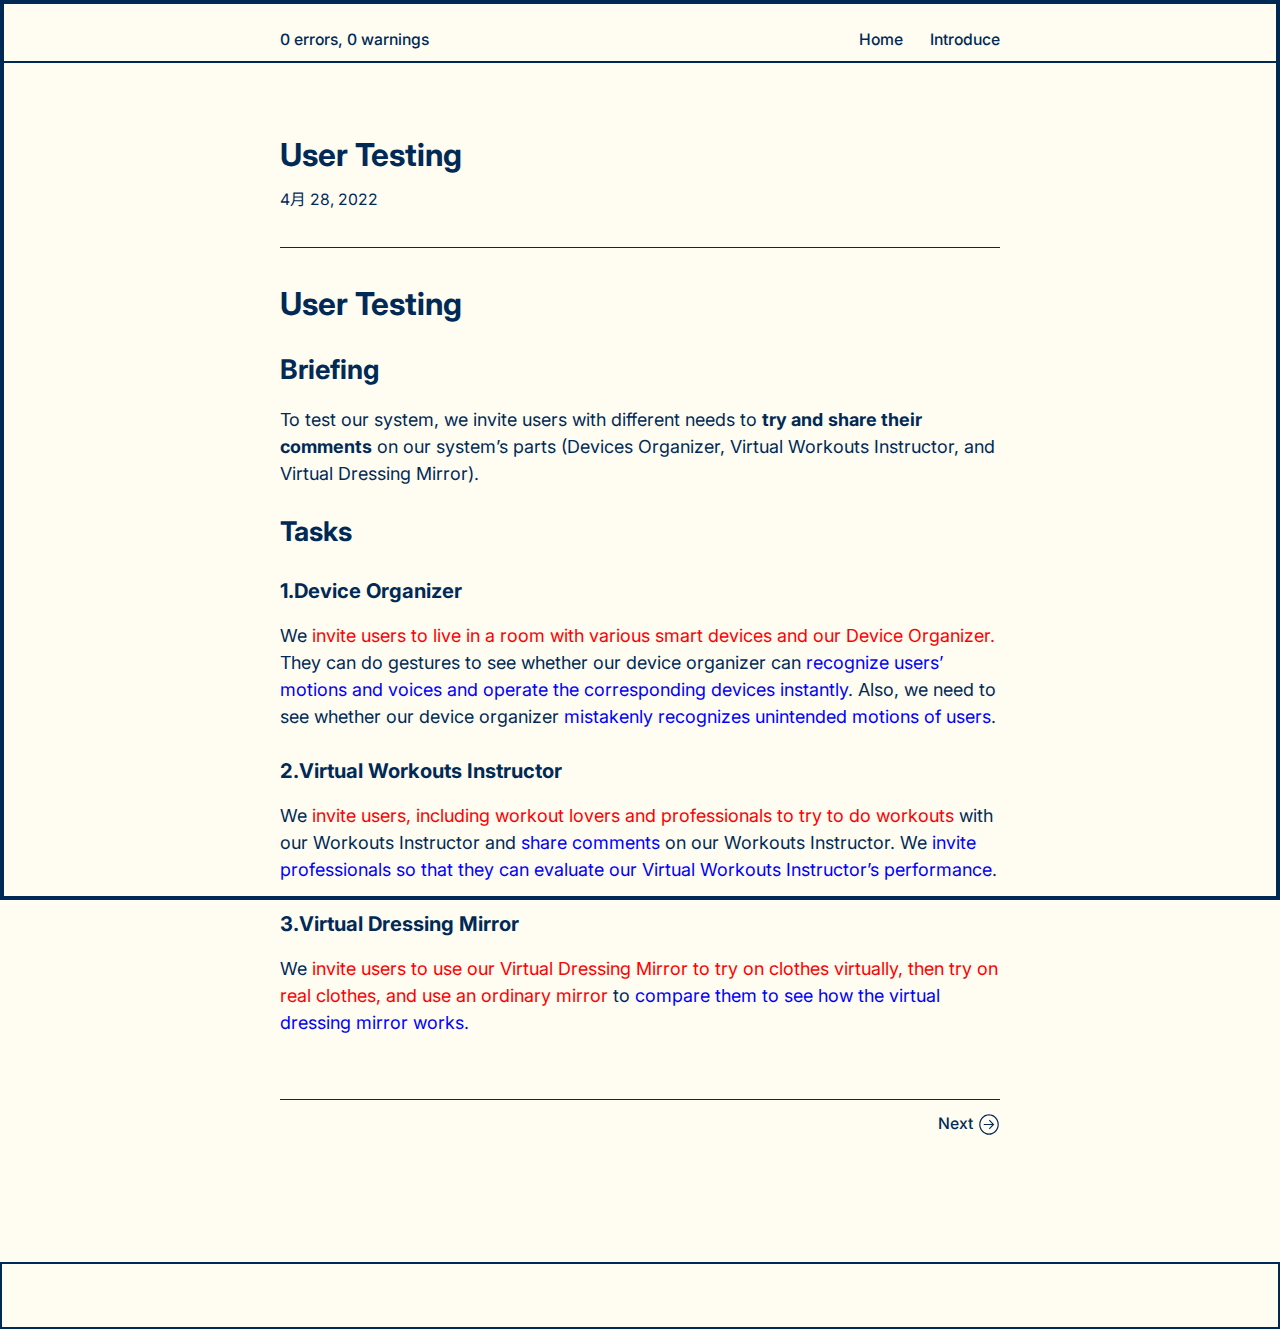
<file: 2022/04/28/User-Testing/index.html>
<!DOCTYPE html>
<html lang="zh-CN">
  <head>
    <meta charset="UTF-8">
<meta name="viewport"
      content="width=device-width, initial-scale=1.0, maximum-scale=1.0, minimum-scale=1.0">
<meta http-equiv="X-UA-Compatible" content="ie=edge">

    <meta name="author" content="John Doe">







<title>User Testing | 感知与人机交互展示</title>



    <link rel="icon" href="/favicon.ico">



<style>
    @import url('https://fonts.googleapis.com/css2?family=Inter:wght@300;400;500;600;700&family=Noto+Sans+SC:wght@300;400;500;700&family=Roboto+Mono&display=swap');
</style>



    <!-- stylesheets list from _config.yml -->
    
    <link rel="stylesheet" href="/css/style.css">
    




    <!-- scripts list from _config.yml -->
    
    <script src="/js/frame.js"></script>
    










  <meta name="generator" content="Hexo 6.1.0"></head>
  <body>
    <div class="mask-border">
    </div>

    <div class="wrapper">

      <div class="header">
  <div class="flex-container">
    <div class="header-inner">
      <div class="site-brand-container">
        <a href="/">
          
            0 errors, 0 warnings
          
        </a>
      </div>
      <div id="menu-btn" class="menu-btn" onclick="toggleMenu()">
        Menu
      </div>
      <nav class="site-nav">
        <ul class="menu-list">
          
            
              <li class="menu-item">
                <a href="/">Home</a>
              </li> 
                   
          
            
              <li class="menu-item">
                <a href="/archives/">Introduce</a>
              </li> 
                   
          
        </ul>
      </nav>
    </div>
  </div>
</div>


      <div class="main">
        <div class="flex-container">
          <article id="post">

  
    <div class="post-head">
    <div class="post-info">
        <div class="tag-list">
            
        </div>
        <div class="post-title">
            
            
                User Testing
            
            
        </div>
        <span class="post-date">
            4月 28, 2022
        </span>
    </div>
    <div class="post-img">
        
            <div class="h-line-primary"></div>
              
    </div>
</div>
    <div class="post-content">
    <h1 id="User-Testing"><a href="#User-Testing" class="headerlink" title="User Testing"></a>User Testing</h1><h2 id="Briefing"><a href="#Briefing" class="headerlink" title="Briefing"></a>Briefing</h2><p>To test our system, we invite users with different needs to <strong>try and</strong> <strong>share their comments</strong> on our system’s parts (Devices Organizer, Virtual Workouts Instructor, and Virtual Dressing Mirror).</p>
<h2 id="Tasks"><a href="#Tasks" class="headerlink" title="Tasks"></a>Tasks</h2><h3 id="1-Device-Organizer"><a href="#1-Device-Organizer" class="headerlink" title="1.Device Organizer"></a>1.Device Organizer</h3><p> We <font color="red">invite users to live in a room with various smart devices and our Device Organizer. </font>They can do gestures to see whether our device organizer can <font color="blue">recognize users’ motions and voices and operate the corresponding devices instantly</font>. Also, we need to see whether our device organizer <font color="blue">mistakenly recognizes unintended motions of users</font>.</p>
<h3 id="2-Virtual-Workouts-Instructor"><a href="#2-Virtual-Workouts-Instructor" class="headerlink" title="2.Virtual Workouts Instructor"></a>2.Virtual Workouts Instructor</h3><p>We <font color="red">invite users, including workout lovers and professionals to try to do workouts</font> with our Workouts Instructor and <font color="blue">share comments</font> on our Workouts Instructor. We <font color="blue">invite professionals so that they can evaluate our Virtual Workouts Instructor’s performance</font>.</p>
<h3 id="3-Virtual-Dressing-Mirror"><a href="#3-Virtual-Dressing-Mirror" class="headerlink" title="3.Virtual Dressing Mirror"></a>3.Virtual Dressing Mirror</h3><p>We <font color="red">invite users to use our Virtual Dressing Mirror to try on clothes virtually, then try on real clothes, and use an ordinary mirror</font> to <font color="blue">compare them to see how the virtual dressing mirror works.</font></p>

</div> 

<script>
    window.onload = detectors();
</script>
    <div class="post-footer">
    <div class="h-line-primary"></div>
    <nav class="post-nav">
        <div class="prev-item">
           
        </div>
        <div class="next-item">
            
                <div class="icon arrow-right"></div>
                <div class="post-link">
                  <a href="/2022/04/17/sketch/">Next</a>  
                </div>  
            
        </div>
    </nav>
</div>

    
      <div class="post-comment">

     

     
    
    

</div>
     
  
</article>
        </div>
      </div>
      
      <div class="footer">
    <div class="flex-container">
        <div class="footer-text">
            
            
                
        </div>
    </div>
</div>

    </div>

  </body>
</html>
</file>
<file: css/style.css>
.flex-container {
  width: 720px;
  margin: 0 auto;
}
html {
  font-size: 18px;
}
@media (max-width: 1600px) {
  html {
    font-size: 18px;
  }
  .flex-container {
    width: 720px;
  }
}
@media (max-width: 1200px) {
  html {
    font-size: 18px;
  }
  .flex-container {
    width: 640px;
  }
}
@media (max-width: 688px) {
  .flex-container {
    display: block;
    width: calc(100% - 48px);
    padding-left: 24px;
    padding-right: 24px;
  }
}
/* normalize.css v8.0.0 | MIT License | github.com/necolas/normalize.css */
html {
  line-height: 1.15 /* 1 */;
  -webkit-text-size-adjust: 100% /* 2 */;
}
body {
  margin: 0;
}
h1 {
  font-size: 2em;
  margin: 0.67em 0;
}
hr {
  box-sizing: content-box /* 1 */;
  height: 0 /* 1 */;
  overflow: visible /* 2 */;
}
pre {
  font-family: monospace, monospace /* 1 */;
  font-size: 1em /* 2 */;
}
a {
  background-color: transparent;
}
abbr[title] {
  border-bottom: none /* 1 */;
  text-decoration: underline /* 2 */;
  text-decoration: underline dotted /* 2 */;
}
b,
strong {
  font-weight: bolder;
}
code,
kbd,
samp {
  font-family: monospace, monospace /* 1 */;
  font-size: 1em /* 2 */;
}
small {
  font-size: 80%;
}
sub,
sup {
  font-size: 75%;
  line-height: 0;
  position: relative;
  vertical-align: baseline;
}
sub {
  bottom: -0.25em;
}
sup {
  top: -0.5em;
}
img {
  border-style: none;
}
button,
input,
optgroup,
select,
textarea {
  font-family: inherit /* 1 */;
  font-size: 100% /* 1 */;
  line-height: 1.15 /* 1 */;
  margin: 0 /* 2 */;
}
button,
input {
  overflow: visible;
}
button,
select {
  text-transform: none;
}
button,
[type="button"],
[type="reset"],
[type="submit"] {
  -webkit-appearance: button;
}
button::-moz-focus-inner,
[type="button"]::-moz-focus-inner,
[type="reset"]::-moz-focus-inner,
[type="submit"]::-moz-focus-inner {
  border-style: none;
  padding: 0;
}
button:-moz-focusring,
[type="button"]-moz-focusring,
[type="reset"]-moz-focusring,
[type="submit"]-moz-focusring {
  outline: 1px dotted ButtonText;
}
fieldset {
  padding: 0.35em 0.75em 0.625em;
}
legend {
  box-sizing: border-box /* 1 */;
  color: inherit /* 2 */;
  display: table /* 1 */;
  max-width: 100% /* 1 */;
  padding: 0 /* 3 */;
  white-space: normal /* 1 */;
}
progress {
  vertical-align: baseline;
}
textarea {
  overflow: auto;
}
[type="checkbox"],
[type="radio"] {
  box-sizing: border-box /* 1 */;
  padding: 0 /* 2 */;
}
[type="number"]::-webkit-inner-spin-button,
[type="number"]::-webkit-outer-spin-button {
  height: auto;
}
[type="search"] {
  -webkit-appearance: textfield /* 1 */;
  outline-offset: -2px /* 2 */;
}
[type="search"]::-webkit-search-decoration {
  -webkit-appearance: none;
}
::-webkit-file-upload-button {
  -webkit-appearance: button /* 1 */;
  font: inherit /* 2 */;
}
details {
  display: block;
}
summary {
  display: list-item;
}
template {
  display: none;
}
[hidden] {
  display: none;
}
.highlight {
  color: #657b83;
}
.highlight table {
  background: #fdf6e3;
}
.highlight .code .comment,
.highlight .code .quote {
  color: #93a1a1;
}
.highlight .code .keyword,
.highlight .code .selector-tag,
.highlight .code .addition {
  color: #859900;
}
.highlight .code .number,
.highlight .code .string,
.highlight .code .meta .meta-string,
.highlight .code .literal,
.highlight .code .doctag,
.highlight .code .regexp {
  color: #2aa198;
}
.highlight .code .title,
.highlight .code .section,
.highlight .code .name,
.highlight .code .selector-id,
.highlight .code .selector-class {
  color: #268bd2;
}
.highlight .code .attribute,
.highlight .code .attr,
.highlight .code .variable,
.highlight .code .template-variable,
.highlight .code .class .title,
.highlight .code .type {
  color: #b58900;
}
.highlight .code .symbol,
.highlight .code .bullet,
.highlight .code .subst,
.highlight .code .meta,
.highlight .code .meta .keyword,
.highlight .code .selector-attr,
.highlight .code .selector-pseudo,
.highlight .code .link {
  color: #cb4b16;
}
.highlight .code .built_in,
.highlight .code .deletion {
  color: #dc322f;
}
.highlight .code .formula {
  background: #eee8d5;
}
.highlight .code .emphasis {
  font-style: italic;
}
.highlight .code .strong {
  font-weight: bold;
}
body {
  margin: 0;
}
.mask-border::before {
  content: '';
  width: 100%;
  height: 100vh;
  border: 4px #002a56 solid;
  position: fixed;
  top: 0;
  left: 0;
  pointer-events: none;
  z-index: 8;
}
.wrapper {
  display: flex;
  flex-direction: column;
  min-height: 100vh;
}
.main {
  flex-grow: 1;
  padding: 0;
  margin: 0;
}
div {
  display: block;
  padding: 0;
  margin: 0;
}
ul {
  list-style: none;
  padding: 0;
  margin: 0;
}
*::before,
*::after {
  box-sizing: border-box;
}
a {
  text-decoration: none;
  color: #002a56;
}
body {
  font-family: 'Inter', 'Noto Sans SC', helvetica, arial;
  font-size: 1rem;
  font-weight: 400;
  line-height: 1.5rem;
  color: #002a56;
  background-color: #fffcf2;
}
.header {
  border: 2px solid #002a56;
  font-size: 0.875rem;
  font-weight: 500;
  line-height: 1.25rem;
  color: #002a56;
}
.header-inner {
  display: flex;
  flex-wrap: nowrap;
  align-items: center;
  margin-top: 1.5rem;
  margin-bottom: 0.5rem;
}
.header-inner #menu-btn {
  display: none;
}
.header-inner .site-nav {
  flex-grow: 1;
  overflow-x: auto;
}
.menu-list {
  text-align: right;
  display: flex;
}
.menu-list .menu-item {
  position: relative;
  margin-left: 1.5rem;
}
.menu-list:before {
  content: "";
  flex-grow: 1;
}
.menu-item:after {
  content: "";
  -webkit-transition: width 0.4s ease-in-out;
  transition: width 0.4s ease-in-out;
  position: absolute;
  left: 0;
  bottom: 0;
  width: 0;
  border-bottom: solid 1px #002a56;
}
.menu-item:hover:after {
  width: 100%;
}
.menu-item-active:after {
  border-bottom: solid 2px;
  width: 100%;
}
.logo-img {
  max-height: 2.25rem;
  width: auto;
  max-width: 100%;
  display: flex;
}
@media (max-width: 688px) {
  .header-inner {
    flex-wrap: wrap;
  }
  .header-inner #menu-btn {
    display: block !important;
    text-align: right;
    width: 50%;
  }
  .header-inner #menu-btn .icon {
    float: right;
  }
  .header-inner .site-brand-container {
    width: 50%;
  }
  .header-inner .site-nav {
    width: 100%;
  }
  .header-inner .site-nav .menu-list {
    height: 0;
    overflow: hidden;
  }
  .header-inner .site-nav .menu-list .menu-item {
    margin-right: 0;
    margin-left: auto;
    margin-top: 0.5rem;
  }
  .header-inner .site-nav .active {
    margin-top: 0.75rem;
    height: auto;
    flex-direction: column;
  }
}
.footer {
  margin-top: 3.5rem;
  border: 2px #002a56 solid;
  font-size: 0.75rem;
  font-weight: 400;
  line-height: 1.25rem;
  color: #002a56;
}
.footer .footer-text {
  margin-top: 2rem;
  margin-bottom: 3.5rem;
}
.post-list a {
  background-image: linear-gradient(#fffcf2, #fffcf2), linear-gradient(#002a56, #002a56);
  background-size: 100% 1px, 0% 1px;
  background-position: 100% 100%, 0 100%;
  background-repeat: no-repeat, no-repeat;
  transition: background-size 0.6s linear;
}
.post-list a:hover {
  background-size: 0 1px, 100% 1px;
}
.year-title {
  margin-top: 3.5rem;
  margin-bottom: 0.75rem;
  font-size: 1.75rem;
  font-weight: 700;
  line-height: 2.25rem;
  color: #ced6df;
}
.post-list-item {
  display: flex;
  flex-wrap: nowrap;
  margin-top: 0.75rem;
  align-items: top;
}
.post-list-item .post-title {
  flex-grow: 1;
  font-family: 'Inter', 'Noto Sans SC', helvetica, arial;
  font-size: 1rem;
  font-weight: 400;
  line-height: 1.5rem;
  color: #002a56;
  font-variation-settings: 'wght' 500;
}
.post-list-item .post-date {
  margin-left: 1.5rem;
  min-width: 8rem;
  text-align: right;
  font-size: 0.875rem;
  font-weight: 400;
  line-height: 1.25rem;
  color: #002a56;
  line-height: 1.5rem;
  color: #9faab5;
}
@media (max-width: 480px) {
  .post-list-item {
    flex-wrap: wrap;
  }
  .post-list-item .post-title {
    width: 100%;
  }
  .post-list-item .post-date {
    margin-left: 0;
    width: 100%;
    text-align: left;
  }
}
.post-gallery-list .h-line-secondary {
  margin-top: 0.75rem;
}
.post-gallery-list .h-line-secondary:last-child {
  display: none;
}
.post-gallery-item {
  display: flex;
  margin-top: 3.5rem;
  margin-bottom: 0.75rem;
}
.post-gallery-item .post-info {
  margin-right: 1.5rem;
  width: 50%;
  display: flex;
  flex-direction: column;
}
.post-gallery-item .post-info .post-title {
  margin-bottom: 0.75rem;
  font-size: 1.75rem;
  font-weight: 700;
  line-height: 2.25rem;
  color: #002a56;
}
.post-gallery-item .post-info .post-date {
  font-size: 0.875rem;
  font-weight: 400;
  line-height: 1.25rem;
  color: #002a56;
}
.post-gallery-item .post-img {
  width: 50%;
}
.post-gallery-item a {
  background-image: linear-gradient(#fffcf2, #fffcf2), linear-gradient(#002a56, #002a56);
  background-size: 100% 1px, 0% 1px;
  background-position: 100% 100%, 0 100%;
  background-repeat: no-repeat, no-repeat;
  transition: background-size 0.6s linear;
}
.post-gallery-item a:hover {
  background-size: 0 1px, 100% 1px;
}
@media (max-width: 480px) {
  .post-gallery-item {
    flex-wrap: wrap;
  }
  .post-gallery-item .post-info {
    width: 100%;
  }
  .post-gallery-item .post-img {
    width: 100%;
    margin-top: 0.75rem;
  }
}
.paginator {
  margin-top: 3.5rem;
}
.pagination {
  margin-top: 0.75rem;
  font-size: 0.875rem;
  font-weight: 500;
  line-height: 1.25rem;
  color: #002a56;
  display: flex;
}
.pagination:before {
  content: "";
  flex-grow: 1;
}
.page-number {
  position: relative;
  margin-left: 1.5rem;
}
.page-number:after {
  content: "";
  -webkit-transition: width 0.4s ease-in-out;
  transition: width 0.4s ease-in-out;
  position: absolute;
  left: 0;
  bottom: 0;
  width: 0;
  border-bottom: solid 1px #002a56;
}
.page-number:hover:after {
  width: 100%;
}
.pagination .current:after {
  border-bottom: solid 2px;
  width: 100%;
}
.pagination .space {
  margin-left: 1.5rem;
}
.profile {
  margin-top: 3.5rem;
  display: flex;
  flex-direction: row-reverse;
}
.profile .profile-content {
  width: 50%;
  margin: 0 1.5rem 0 0;
}
.profile .profile-content .profile-title {
  margin-top: 0;
  margin-bottom: 0.5rem;
}
.profile .profile-content .profile-body {
  margin-top: 0;
  margin-bottom: 2rem;
}
.profile .profile-content .profile-title {
  font-size: 1.75rem;
  font-weight: 700;
  line-height: 2.25rem;
  color: #002a56;
}
.profile .profile-content .profile-body {
  font-family: 'Inter', 'Noto Sans SC', helvetica, arial;
  font-size: 1rem;
  font-weight: 400;
  line-height: 1.5rem;
  color: #002a56;
}
.profile .profile-content .profile-link {
  margin-top: 0;
  margin-bottom: 0.75rem;
  font-size: 0.875rem;
  font-weight: 500;
  line-height: 1.25rem;
  color: #002a56;
}
.profile .profile-image {
  width: 50%;
}
@media (max-width: 480px) {
  .profile {
    flex-wrap: wrap;
  }
  .profile .profile-content {
    width: 100%;
    margin-top: 0.75rem;
  }
  .profile .profile-image {
    width: 100%;
  }
}
.post-content {
  margin-top: 2rem;
}
h1,
h2,
h3,
h4,
h5,
h6 {
  margin-top: 1.5rem;
  margin-bottom: 0.75rem;
}
h1 {
  font-size: 1.75rem;
  font-weight: 700;
  line-height: 2.25rem;
  color: #002a56;
}
h2 {
  font-size: 1.5rem;
  font-weight: 700;
  line-height: 2rem;
  color: #002a56;
}
h3 {
  font-size: 1.125rem;
  font-weight: 700;
  line-height: 1.5rem;
  color: #002a56;
}
h4 {
  font-size: 1rem;
  font-weight: 700;
  line-height: 1.25rem;
  color: #002a56;
}
h5 {
  font-size: 1rem;
  font-weight: 600;
  line-height: 1.25rem;
  color: #002a56;
}
h6 {
  font-size: 1rem;
  font-weight: 500;
  line-height: 1.25rem;
  color: #002a56;
}
p {
  font-family: 'Inter', 'Noto Sans SC', helvetica, arial;
  font-size: 1rem;
  font-weight: 400;
  line-height: 1.5rem;
  color: #002a56;
}
strong {
  font-size: 1rem;
  font-weight: 700;
  line-height: 1.5rem;
  color: #002a56;
}
em {
  font-size: 1rem;
  font-weight: 400;
  font-style: italic;
  line-height: 1.5rem;
  color: #002a56;
}
del {
  font-size: 1rem;
  font-weight: 400;
  line-height: 1.5rem;
  text-decoration: line-through;
  color: #002a56;
}
.post-content a {
  padding-bottom: 2px;
  background-image: linear-gradient(#002a56, #002a56), linear-gradient(#002a56, #002a56);
  background-size: 100% 1px, 0 2px;
  background-position: 100% 100%, 0 100%;
  background-repeat: no-repeat, no-repeat;
  transition: background-size 0.6s linear;
}
.post-content a:hover {
  background-size: 100% 1px, 100% 2px;
}
blockquote {
  margin-left: 0;
  margin-right: 0;
  margin-top: 1rem;
  border-left: 0.25rem solid #9faab5;
}
blockquote p {
  margin-left: 1rem;
  margin-top: 0;
  margin-bottom: 0;
  margin-right: 1rem;
  padding-top: 0.5rem;
  padding-bottom: 0.5rem;
}
blockquote blockquote {
  margin-left: 1rem;
  margin-top: 0;
  margin-bottom: 0;
}
.post-content li {
  font-family: 'Inter', 'Noto Sans SC', helvetica, arial;
  font-size: 1rem;
  font-weight: 400;
  line-height: 1.5rem;
  color: #002a56;
  margin-top: 0.5rem;
}
.post-content ol {
  padding-left: 1.5rem;
  margin-left: 0.75rem;
  margin-right: 0.75rem;
  margin-top: 1rem;
}
.post-content ol ol {
  margin-top: 0.5rem;
}
.post-content ul {
  padding-left: 1.5rem;
  margin-left: 0.75rem;
  margin-right: 0.75rem;
  margin-top: 1rem;
}
.post-content ul ul {
  margin-top: 0.5rem;
}
.post-content ul li {
  list-style-type: disc;
}
.post-content .task-list {
  padding-left: 0;
}
.post-content .task-list .task-list-item {
  list-style: none;
}
dl dt {
  padding: 0.5rem 0;
  font-size: 1rem;
  font-weight: 700;
  line-height: 1.5rem;
  color: #002a56;
}
dl dt::after {
  content: " :";
}
dl dd {
  margin: 0;
}
.post-head {
  margin-top: 3.5rem;
}
.post-head .post-info {
  width: 100%;
  display: flex;
  flex-direction: column;
}
.post-head .post-info .post-title {
  margin-bottom: 0.75rem;
  font-size: 1.75rem;
  font-weight: 700;
  line-height: 2.25rem;
  color: #002a56;
}
.post-head .post-info .post-date {
  font-size: 0.875rem;
  font-weight: 400;
  line-height: 1.25rem;
  color: #002a56;
}
.post-head .post-img {
  margin-top: 2rem;
}
.post-footer {
  margin-top: 3.5rem;
}
.post-footer a {
  background-image: linear-gradient(#fffcf2, #fffcf2), linear-gradient(#002a56, #002a56);
  background-size: 100% 1px, 0% 1px;
  background-position: 100% 100%, 0 100%;
  background-repeat: no-repeat, no-repeat;
  transition: background-size 0.6s linear;
}
.post-footer a:hover {
  background-size: 0 1px, 100% 1px;
}
.post-nav {
  margin-top: 0.75rem;
  display: flex;
  flex-wrap: wrap;
  font-size: 0.875rem;
  font-weight: 500;
  line-height: 1.25rem;
  color: #002a56;
}
.post-nav .prev-item {
  display: flex;
  text-align: left;
  min-width: 50%;
  align-items: center;
}
.post-nav .prev-item .arrow-left {
  margin-right: 0.25rem;
}
.post-nav .next-item {
  display: flex;
  flex-direction: row-reverse;
  text-align: right;
  min-width: 50%;
  align-items: center;
}
.post-nav .next-item .arrow-right {
  margin-left: 0.25rem;
}
.post-comment {
  margin-top: 3.5rem;
}
.v[data-class="v"] .vsys {
  display: none !important;
}
.vcontent p {
  margin-top: 0 !important;
  font-size: 0.875rem !important;
  color: #002a56 !important;
}
code {
  font-family: 'Roboto Mono', menlo, monospace;
  font-size: 0.875rem;
  line-height: 1rem;
  color: #0177aa;
}
.code pre span {
  font-family: 'Roboto Mono', menlo, monospace;
  font-size: 0.875rem;
  line-height: 1rem;
  color: #7e7e7e;
}
.highlight {
  margin: 0 0 1rem 0;
}
.highlight .line {
  width: 3rem;
}
td.gutter {
  width: 1rem;
  position: -webkit-sticky;
  position: sticky;
  left: 0;
}
td.gutter span {
  font-family: 'Roboto Mono', menlo, monospace;
  font-size: 0.875rem;
  line-height: 1rem;
  color: #bababa;
}
td.gutter pre {
  overflow-x: visible;
}
td span {
  line-height: 0.25rem;
}
pre {
  margin: 0;
  overflow-x: auto;
}
table,
td,
th {
  border: #002a56 solid 1px;
  width: 100%;
  text-align: left;
}
table {
  border-collapse: collapse;
  table-layout: fixed;
}
td,
th {
  padding: 0.75rem;
}
th {
  font-variation-settings: 'wght' 500;
}
td {
  font-variation-settings: 'wght' 300;
}
table,
tboby,
tr,
td {
  background-color: inherit;
}
.highlight>table {
  min-width: fit-content;
}
@media (max-width: 480px) {
  .block-table {
    display: block;
    overflow-x: auto;
  }
}
img {
  width: 100%;
  height: auto;
}
.video-container {
  width: 100%;
  padding-top: 56.25%;
  position: relative;
}
.video-container>iframe {
  position: absolute;
  top: 0;
  left: 0;
  width: 100%;
  height: 100%;
}
.gist td {
  border: 0;
}
.gist a {
  color: #9faab5;
  background-image: none !important;
}
blockquote>footer {
  margin: 0 1rem;
  padding: 0.5rem 0;
  font-size: 0.75rem;
  color: #9faab5;
}
blockquote>footer cite {
  margin-left: 0.5rem;
}
blockquote>footer cite::before {
  content: " — ";
}
blockquote>footer strong {
  color: #9faab5;
  font-size: 0.75rem;
}
blockquote>footer a {
  color: #9faab5;
  background-image: none !important;
}
figcaption {
  font-family: roboto-mono, menlo, monospace;
  font-size: 0.75rem;
  padding: 0.5rem 0;
  color: #9faab5;
}
figcaption span {
  padding-right: 0.5rem;
}
figcaption a {
  color: #9faab5;
  background-image: none !important;
}
blockquote.pullquote.left {
  float: left;
}
blockquote.pullquote.right {
  float: right;
}
ul li.task-list-item {
  position: relative;
}
ul li.task-list-item>input[type=checkbox] {
  list-style: none;
  background: none;
  appearance: none;
  -webkit-appearance: none;
  -moz-appearance: none;
  width: 1.5rem;
  display: inline-block;
  border: none;
  opacity: 1;
}
ul li.task-list-item>input[type=checkbox][checked]:before {
  background: #002a56;
  -webkit-mask-image: url("../icon/checkbox-checked.svg");
  -webkit-mask-position: center center;
  mask-image: url("../icon/checkbox-checked.svg");
  -webkit-mask-repeat: no-repeat;
}
ul li.task-list-item>input[type=checkbox]:before {
  background: #002a56;
  -webkit-mask-image: url("../icon/checkbox-default.svg");
  -webkit-mask-position: center center;
  mask-image: url("../icon/checkbox-default.svg");
  -webkit-mask-repeat: no-repeat;
}
ul li.task-list-item>input[type=checkbox]:after,
ul li.task-list-item>input[type=checkbox]:before {
  display: block;
  position: absolute;
  content: "X";
  color: transparent;
  left: 0;
  top: 0;
  width: 1.25rem;
  height: 1.5rem;
  background-size: contain;
  background-repeat: no-repeat;
  background-position-x: 0;
  background-position-y: center;
  --webkit-touch-callout: none;
}
.icon {
  display: block;
  background-color: #002a56;
  width: 1.25rem;
  height: 1.25rem;
}
.arrow-up {
  -webkit-mask-image: url("../icon/arrow-up.svg");
  mask-image: url("../icon/arrow-up.svg");
}
.arrow-left {
  -webkit-mask-image: url("../icon/arrow-left.svg");
  mask-image: url("../icon/arrow-left.svg");
}
.arrow-right {
  -webkit-mask-image: url("../icon/arrow-right.svg");
  mask-image: url("../icon/arrow-right.svg");
}
.h-line-primary {
  background-color: #002a56;
  height: 1px;
}
.h-line-secondary {
  background-color: #9faab5;
  height: 1px;
}
hr {
  background-color: #ced6df;
  height: 1px;
  border: 0;
}
.tag-list {
  display: flex;
  flex-wrap: wrap;
  margin-bottom: 0.5rem;
}
.tag-title {
  margin: 0.75rem 0;
  color: #9faab5;
  font-size: 0.875rem;
}
.tag-title a {
  color: #9faab5;
}
.post-tag {
  font-size: 0.75rem;
  font-weight: 500;
  line-height: 1rem;
  border: 1px solid #002a56;
  margin-right: 0.25rem;
  margin-bottom: 0.25rem;
  padding: 0.25rem 0.5rem 0.25rem 0.5rem;
  border-radius: 1rem;
}
.post-tag a {
  background-image: none !important;
}
.post-tag:hover {
  background-color: #002a56;
}
.post-tag:hover a {
  color: #fffcf2;
}
</file>
